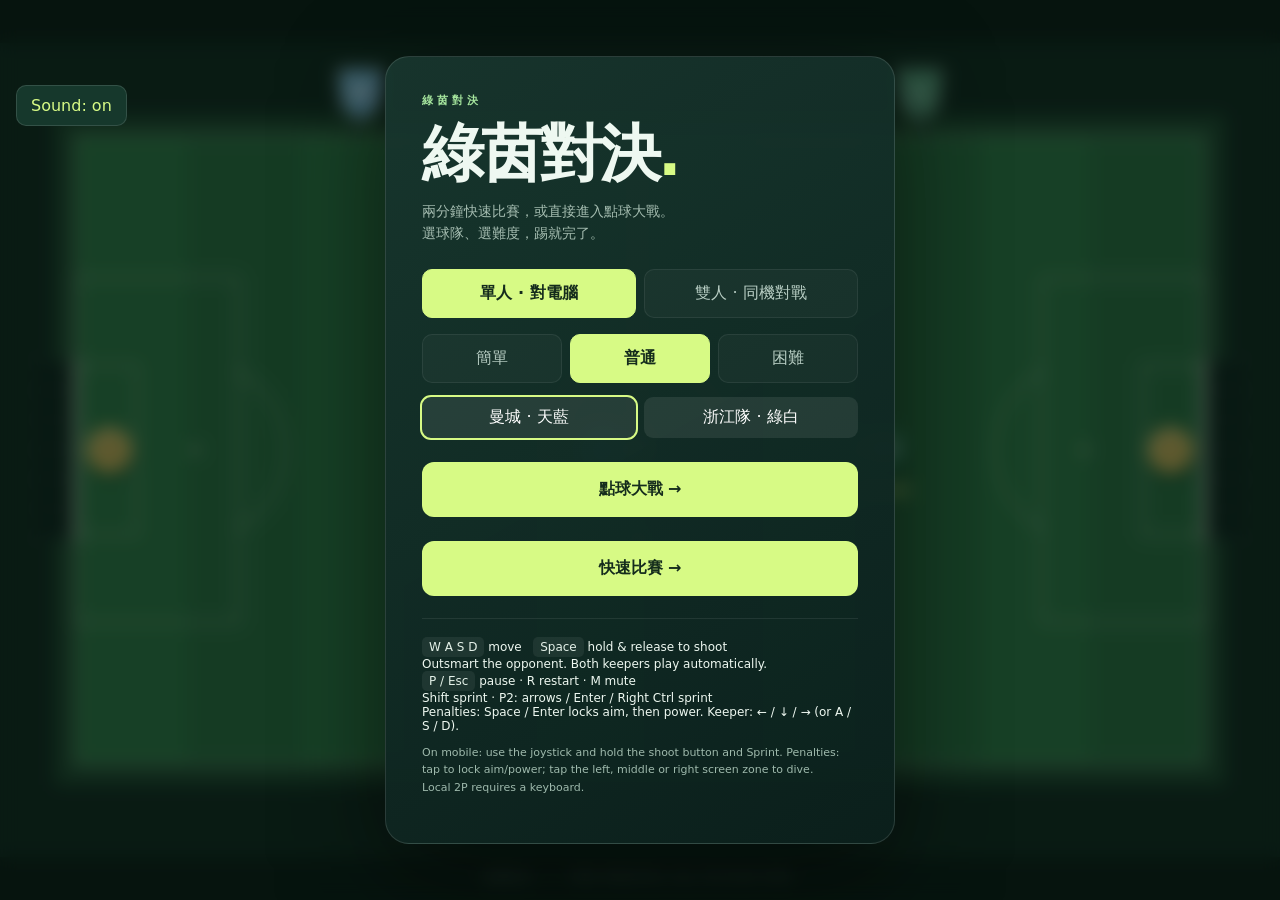
<file: index.html>
<!DOCTYPE html>
<html lang="en">
<head>
<meta charset="UTF-8">
<meta name="viewport" content="width=device-width,initial-scale=1,viewport-fit=cover">
<title>綠茵對決 — Lüyin Duel</title>
<style>
:root{color-scheme:dark;font-family:Inter,ui-sans-serif,system-ui,sans-serif;color:#eef8f1;background:#091713}*{box-sizing:border-box}body{margin:0;overflow:hidden}canvas{display:block;width:100vw;height:100dvh;touch-action:none}button{font:inherit;cursor:pointer;border:0}button:focus-visible{outline:3px solid #fff;outline-offset:4px}.overlay{position:fixed;inset:0;display:flex;align-items:center;justify-content:center;background:#06130c96;backdrop-filter:blur(9px);padding:22px}.hidden{display:none!important}.card{width:min(510px,100%);padding:36px;border:1px solid #ffffff20;background:linear-gradient(150deg,#18362ef5,#0b201cf8);box-shadow:0 30px 100px #0008;border-radius:24px}.eyebrow{font-size:11px;font-weight:800;letter-spacing:4px;color:#a6e69e}h1{font-size:clamp(40px,8vw,62px);line-height:1;margin:15px 0;letter-spacing:-3px}h2{font-size:32px;margin:14px 0}p{color:#a5bdb1;line-height:1.6;font-size:14px}.tabs{display:flex;gap:8px;margin:24px 0 16px}.tabs button,.difficulty button{background:#ffffff08;color:#b8cec4;padding:13px;border:1px solid #ffffff12;border-radius:10px;flex:1}.tabs button.active,.difficulty button.active{background:#d7fa85;color:#142b1c;border-color:#d7fa85;font-weight:750}.difficulty{display:flex;gap:8px}.primary{width:100%;border-radius:12px;background:#d7fa85;color:#142b1c;font-weight:800;padding:17px;margin-top:24px}.secondary{background:transparent;color:#b8cec4;padding:14px;width:100%;margin-top:8px}.instructions{font-size:12px;border-top:1px solid #ffffff14;padding-top:18px;margin-top:22px}.badge{display:inline-block;background:#ffffff10;padding:3px 7px;border-radius:5px;color:#e4f1e9}.hud{position:fixed;top:max(18px,env(safe-area-inset-top));left:50%;transform:translateX(-50%);display:flex;align-items:center;gap:20px;background:#102820ed;border:1px solid #ffffff20;border-radius:15px;padding:12px 22px;box-shadow:0 8px 30px #0003;pointer-events:none;white-space:nowrap}.team{font-size:11px;letter-spacing:2px;font-weight:800}.blue{color:#75caff}.coral{color:#ff9a86}.score{font-weight:850;font-size:27px}.clock{font-variant-numeric:tabular-nums;font-size:14px;color:#d7fa85;border-left:1px solid #ffffff20;padding-left:18px}.pause-button{position:fixed;right:20px;top:22px;background:#16382c;color:#d7fa85;border:1px solid #ffffff20;border-radius:10px;padding:10px 14px}.footer{position:fixed;bottom:16px;width:100%;text-align:center;font-size:10px;color:#8aa99b;letter-spacing:2px;pointer-events:none}.touch{position:fixed;bottom:max(24px,env(safe-area-inset-bottom));touch-action:none;user-select:none;-webkit-user-select:none}.stick{left:28px;width:112px;height:112px;background:#ffffff0b;border:1px solid #ffffff30;border-radius:50%}.knob{position:absolute;width:46px;height:46px;left:32px;top:32px;border-radius:50%;background:#d7fa8566;border:1px solid #d7fa85aa;pointer-events:none}.shoot{right:28px;bottom:38px;width:86px;height:86px;border-radius:50%;background:#d7fa8522;border:2px solid #d7fa8580;color:#e4ffb4;font-weight:800;font-size:11px;letter-spacing:1px}.touch-note{font-size:11px;color:#9eb9ac}@media(max-width:600px){.card{padding:25px}.hud{gap:10px;padding:9px 13px}.team{font-size:9px;letter-spacing:1px}.pause-button{right:10px;top:85px}.footer{display:none}}
.card{max-height:94dvh;overflow:auto}.sprint{right:128px;width:72px;height:72px;bottom:34px}.green{color:#a6e69e}.penalty-help{position:fixed;left:10%;right:10%;bottom:16px;text-align:center;color:white;pointer-events:none} .teams{display:flex;gap:8px;margin-top:14px}.teams button{flex:1;background:#ffffff15;color:white;padding:10px;border-radius:9px}.teams button.active{outline:2px solid #d7fa85}@media(max-width:600px){.team{letter-spacing:0;font-size:9px}.hud{gap:7px}.stick{left:16px;width:100px;height:100px}.shoot{right:16px}.sprint{right:112px}} </style>
</head>
<body>
<canvas id="game" aria-label="Top-down football pitch"></canvas>
<div id="hud" class="hud hidden"><span id="team0" class="team blue">Manchester City</span><span id="score" class="score">0 : 0</span><span id="team1" class="team green">Zhejiang FC</span><span id="timer" class="clock">2:00</span></div>
<button id="pauseButton" class="pause-button hidden" aria-label="Pause game">Ⅱ</button>
<div class="footer">綠茵對決 &nbsp; / &nbsp; TWO MINUTES. ALL TO PLAY FOR.</div>
<div id="menu" class="overlay"><div class="card"><div class="eyebrow">綠茵對決</div><h1>綠茵對決<span style="color:#d7fa85">.</span></h1><p>兩分鐘快速比賽，或直接進入點球大戰。<br>選球隊、選難度，踢就完了。</p><div class="tabs"><button class="active" data-mode="ai">單人 · 對電腦</button><button data-mode="local">雙人 · 同機對戰</button></div><div id="difficulties" class="difficulty"><button data-level="easy">簡單</button><button class="active" data-level="normal">普通</button><button data-level="hard">困難</button></div><div class="teams"><button class="active" data-team="0">曼城 · 天藍</button><button data-team="1">浙江隊 · 綠白</button></div><button id="penaltyStart" class="primary">點球大戰 →</button><button id="start" class="primary">快速比賽 →</button><div class="instructions"><span class="badge">W A S D</span> move &nbsp; <span class="badge">Space</span> hold & release to shoot<br><span id="secondHint">Outsmart the opponent. Both keepers play automatically.</span><br><span class="badge">P / Esc</span> pause · R restart · M mute<br>Shift sprint · P2: arrows / Enter / Right Ctrl sprint<br>Penalties: Space / Enter locks aim, then power. Keeper: ← / ↓ / → (or A / S / D).</div><p class="touch-note">On mobile: use the joystick and hold the shoot button and Sprint. Penalties: tap to lock aim/power; tap the left, middle or right screen zone to dive.<br>Local 2P requires a keyboard.</p></div></div>
<div id="pause" class="overlay hidden"><div class="card"><div class="eyebrow">TAKE A BREATHER</div><h2>Match paused.</h2><p>The clock is stopped. Your comeback can wait.</p><button id="resume" class="primary">BACK TO THE MATCH</button><button id="resetMatch" class="secondary">Restart game</button><button id="quit" class="secondary">Return to title</button></div></div>
<div id="end" class="overlay hidden"><div class="card"><div class="eyebrow">FULL TIME</div><h2 id="result">Home wins!</h2><p id="finalScore"></p><button id="restart" class="primary">PLAY AGAIN →</button><button id="changeDifficulty" class="secondary">Switch difficulty (Normal)</button><button id="title" class="secondary">Return to title</button></div></div>
<div id="joystick" class="touch stick hidden"><div id="knob" class="knob"></div></div><button id="shoot" class="touch shoot hidden">HOLD<br>SHOOT</button>
<button id="sprint" class="touch shoot sprint hidden">SPRINT</button><button id="mute" class="pause-button" style="top:85px;left:16px;right:auto" aria-label="Toggle audio">Sound: on</button><div id="penaltyHelp" class="penalty-help hidden"></div><script>
'use strict';
// All simulation coordinates are in a fixed pitch space; the camera scales to fit.
const canvas=document.getElementById('game'),ctx=canvas.getContext('2d');
const $=id=>document.getElementById(id), W=1100,H=700;
const pitch={l:65,r:1035,t:80,b:620,goalTop:273,goalBottom:427};
let mode='ai',level='normal',state='menu',remaining=120,scores=[0,0],celebration=0,shake=0,particles=[],lastTime=0,scale=1,ox=0,oy=0,charge=[0,0],held=[false,false],goalLabel='';
const keys=new Set(),touch={x:0,y:0,id:null},players=[],keepers=[];
const ball={x:550,y:350,vx:0,vy:0,r:9,spin:0};
const tuning={easy:{speed:164.5,aim:180,reaction:.5},normal:{speed:199.75,aim:65,reaction:.3},hard:{speed:235,aim:12,reaction:.15}};
let aiClock=0,aiThink=0,aiTarget={x:550,y:350},audioContext;
// Optional local samples fall back to synthesized sound if loading fails.
let muted=false;try{muted=localStorage.getItem('luyin-muted')==='true';}catch{}
const samples={};for(const type of ['kick','whistle','cheer','goal','net','save','groan']){const a=new Audio();a.preload='auto';let wav=false;a.addEventListener('error',()=>{if(!wav){wav=true;a.src='assets/'+type+'.wav';}else samples[type]=null;});a.src='assets/'+type+'.mp3';samples[type]=a;}
function unlockAudio(){try{audioContext??=new(window.AudioContext||window.webkitAudioContext)();if(!muted)audioContext.resume();}catch{}}
function tone(freq,end,duration,type='sine',volume=.12,delay=0){if(muted||!audioContext)return;const t=audioContext.currentTime+delay,o=audioContext.createOscillator(),g=audioContext.createGain();o.type=type;o.frequency.setValueAtTime(freq,t);o.frequency.exponentialRampToValueAtTime(Math.max(1,end),t+duration);g.gain.setValueAtTime(volume,t);g.gain.exponentialRampToValueAtTime(.001,t+duration);o.connect(g).connect(audioContext.destination);o.start(t);o.stop(t+duration);}
function synth(type){if(muted)return;if(type==='kick')tone(150,40,.13,'triangle',.28);else if(type==='whistle'){tone(1900,2300,.16);tone(2200,1700,.23,'sine',.12,.19);}else{[392,494,587,784].forEach((f,i)=>tone(f,f*1.01,.7,'triangle',.09,i*.12));if(audioContext){const n=audioContext.sampleRate,b=audioContext.createBuffer(1,n,audioContext.sampleRate),d=b.getChannelData(0);for(let i=0;i<n;i++)d[i]=(Math.random()*2-1)*.12;const s=audioContext.createBufferSource(),g=audioContext.createGain();s.buffer=b;g.gain.setValueAtTime(.7,audioContext.currentTime);g.gain.exponentialRampToValueAtTime(.001,audioContext.currentTime+1);s.connect(g).connect(audioContext.destination);s.start();}}}
function sound(type){if(muted)return;const a=samples[type];if(a){a.currentTime=0;a.play().catch(()=>synth(type));}else synth(type);}
function resize(){const d=Math.min(devicePixelRatio||1,2);canvas.width=innerWidth*d;canvas.height=innerHeight*d;ctx.setTransform(d,0,0,d,0,0);scale=Math.min(innerWidth/W,innerHeight/H);ox=(innerWidth-W*scale)/2;oy=(innerHeight-H*scale)/2;}
addEventListener('resize',resize);resize();
const clamp=(v,a,b)=>Math.max(a,Math.min(b,v));
function kickoff(team=0){celebration=0;kickoffTeam=team;immunity=1;owner=team;contactCooldown=0;players.length=0;keepers.length=0;for(let i=0;i<2;i++){players.push({x:i?760:340,y:350,r:18,vx:0,vy:0,dx:i?-1:1,dy:0,team:i});keepers.push({x:i?1006:94,y:350,r:19,vx:0,vy:0,team:i,targetY:350,reaction:0});}Object.assign(ball,{x:550,y:350,vx:0,vy:0});players[team].x=team?582:518;players[team].y=350;charge=[0,0];held=[false,false];aiClock=0;aiThink=0;}
function clearInput(){keys.clear();held=[false,false];charge=[0,0];touch.x=touch.y=0;touch.id=null;touchSprint=false;$('knob').style.transform='';}
function touchVisible(show){for(const id of ['joystick','shoot','sprint'])$(id).classList.toggle('hidden',!show||!matchMedia('(pointer:coarse)').matches);}
function start(){$('penaltyHelp').classList.add('hidden');unlockAudio();clearInput();phase='regulation';shots=[0,0];stamina=[3,3];exhausted=[false,false];pen=null;winner=null;coinToss=false;sprinting=[false,false];shake=0;goalLabel='';celebration=0;accumulator=0;scores=[0,0];remaining=120;celebration=0;particles=[];kickoff();state='playing';for(const id of ['menu','pause','end'])$(id).classList.add('hidden');$('hud').classList.remove('hidden');$('pauseButton').classList.remove('hidden');touchVisible(true);sound('whistle');updateHud();if(gameKind==='penalty')beginPenalties();}
function title(){state='menu';$('penaltyHelp').classList.add('hidden');clearInput();$('menu').classList.remove('hidden');for(const id of ['pause','end','hud','pauseButton'])$(id).classList.add('hidden');touchVisible(false);}
function pause(){if(state==='playing'){state='paused';clearInput();$('pause').classList.remove('hidden');touchVisible(false);}else if(state==='paused'){state='playing';$('pause').classList.add('hidden');touchVisible(true);}}
function finish(w=scores[0]>scores[1]?0:1){winner=w;$('penaltyHelp').classList.add('hidden');state='end';clearInput();touchVisible(false);$('end').classList.remove('hidden');$('pauseButton').classList.add('hidden');$('result').textContent=teamName(w)+' wins!'+(coinToss?' · Coin toss':'');$('finalScore').textContent=`${teamName(0)} ${scores[0]} — ${scores[1]} ${teamName(1)} · Shots ${shots[0]} — ${shots[1]}`+(pen?` · Penalties ${pen.goals[0]} — ${pen.goals[1]}`:'');sound('whistle');}
function updateHud(){$('score').textContent=scores[0]+' : '+scores[1];const t=Math.ceil(remaining);$('timer').textContent=phase==='penalties'?'PEN':(phase==='golden'?'GG ':'')+Math.floor(t/60)+':'+String(t%60).padStart(2,'0');$('team0').textContent=teamName(0);$('team1').textContent=teamName(1);$('team0').style.color=teamColor(0);$('team1').style.color=teamColor(1);}
for(const b of document.querySelectorAll('[data-mode]'))b.onclick=()=>{mode=b.dataset.mode;document.querySelectorAll('[data-mode]').forEach(x=>x.classList.toggle('active',x===b));$('difficulties').classList.toggle('hidden',mode==='local');$('secondHint').textContent=mode==='local'?'P2: Arrow keys to move · Hold & release Enter to shoot':'Outsmart the opponent. Both keepers play automatically.';};
for(const b of document.querySelectorAll('[data-level]'))b.onclick=()=>{level=b.dataset.level;document.querySelectorAll('[data-level]').forEach(x=>x.classList.toggle('active',x===b));};
$('start').onclick=$('restart').onclick=start;$('resume').onclick=$('pauseButton').onclick=pause;$('quit').onclick=$('title').onclick=title;
const shotRange=p=>p.r+ball.r+24;
function shoot(i){if(state!=='playing'||celebration||phase==='penalties')return;const p=players[i];if(Math.hypot(ball.x-p.x,ball.y-p.y)<=shotRange(p)){shots[i]++;owner=null;let dx=p.dx,dy=p.dy;const len=Math.hypot(dx,dy)||1;const power=350+Math.max(.1,charge[i])*470;ball.vx=dx/len*power+p.vx*.3;ball.vy=dy/len*power+p.vy*.3;ball.x=p.x+dx/len*31;ball.y=p.y+dy/len*31;shake=2+charge[i]*3;sound('kick');}charge[i]=0;}
function setShot(i,on){if(state!=='playing'||celebration)return;if(on){held[i]=true;}else if(held[i]){shoot(i);held[i]=false;}}
addEventListener('keydown',e=>{if(['Space','ArrowUp','ArrowDown','ArrowLeft','ArrowRight','Enter','ShiftLeft','ShiftRight','ControlRight'].includes(e.code))e.preventDefault();if(e.repeat)return;if(e.code==='KeyM'){toggleMute();return;}if(e.code==='KeyR'&&state!=='menu'){start();return;}if(state==='playing'&&phase==='penalties'){penaltyKey(e.code);return;}if(e.code==='KeyP'||e.code==='Escape'){pause();return;}keys.add(e.code);if(e.code==='Space')setShot(0,true);if(e.code==='Enter'&&mode==='local')setShot(1,true);});
addEventListener('keyup',e=>{keys.delete(e.code);if(e.code==='Space')setShot(0,false);if(e.code==='Enter'&&mode==='local')setShot(1,false);});addEventListener('blur',()=>{if(state==='playing')pause();});document.addEventListener('visibilitychange',()=>{if(document.hidden&&state==='playing')pause();});
function stickMove(e){const r=$('joystick').getBoundingClientRect(),dx=e.clientX-r.left-r.width/2,dy=e.clientY-r.top-r.height/2,len=Math.hypot(dx,dy),f=Math.min(1,42/(len||1));touch.x=dx*f/42;touch.y=dy*f/42;$('knob').style.transform=`translate(${dx*f}px,${dy*f}px)`;}
$('joystick').onpointerdown=e=>{if(touch.id!==null)return;touch.id=e.pointerId;e.currentTarget.setPointerCapture(e.pointerId);stickMove(e);};$('joystick').onpointermove=e=>{if(e.pointerId===touch.id)stickMove(e);};function releaseStick(e){if(e.pointerId!==touch.id)return;touch.id=null;touch.x=touch.y=0;$('knob').style.transform='';}for(const ev of ['pointerup','pointercancel','lostpointercapture'])$('joystick').addEventListener(ev,releaseStick);
$('shoot').onpointerdown=e=>{e.currentTarget.setPointerCapture(e.pointerId);unlockAudio();if(phase==='penalties')penaltyTap();else setShot(0,true);};$('shoot').onpointerup=()=>setShot(0,false);$('shoot').onpointercancel=()=>{held[0]=false;charge[0]=0;};
function movePlayer(p,x,y,speed,dt){const n=Math.hypot(x,y);if(n>1){x/=n;y/=n;}p.vx=x*speed;p.vy=y*speed;if(n>.08){p.dx=x/(Math.hypot(x,y)||1);p.dy=y/(Math.hypot(x,y)||1);}p.x=clamp(p.x+p.vx*dt,pitch.l+p.r,pitch.r-p.r);p.y=clamp(p.y+p.vy*dt,pitch.t+p.r,pitch.b-p.r);}
function goal(team){scores[team]++;kickoffTeam=1-team;celebration=1.5;shake=13;goalLabel=teamName(team)+' GOAL!';sound('goal');sound('net');sound('cheer');for(let i=0;i<150;i++)particles.push({x:ball.x,y:ball.y,vx:(Math.random()-.5)*650,vy:(Math.random()-.5)*650,life:1+Math.random()*1.7,color:['#d7fa85','#ffffff',team?'#ff9a86':'#75caff'][i%3]});updateHud();}
function update(dt){shake*=Math.exp(-dt*8);for(const p of particles){p.x+=p.vx*dt;p.y+=p.vy*dt;p.vy+=140*dt;p.life-=dt;}particles=particles.filter(p=>p.life>0);if(state!=='playing')return;if(phase==='penalties'){updatePenalty(dt);return;}if(celebration>0){const slow=dt*.15;advanceBall(slow,false);celebration-=dt;if(celebration<=0){if(phase==='golden'){finish(scores[0]>scores[1]?0:1);}else if(remaining<=0)endPeriod();else{kickoff(kickoffTeam);sound('whistle');}}return;}remaining=Math.max(0,remaining-dt);updateHud();if(remaining<=0){endPeriod();return;}immunity=Math.max(0,immunity-dt);contactCooldown=Math.max(0,contactCooldown-dt);
movePlayer(players[0],Number(keys.has('KeyD'))-Number(keys.has('KeyA'))+touch.x,Number(keys.has('KeyS'))-Number(keys.has('KeyW'))+touch.y,sprintSpeed(0,keys.has('ShiftLeft')||keys.has('ShiftRight')||touchSprint,dt),dt);
if(mode==='local')movePlayer(players[1],Number(keys.has('ArrowRight'))-Number(keys.has('ArrowLeft')),Number(keys.has('ArrowDown'))-Number(keys.has('ArrowUp')),sprintSpeed(1,keys.has('ControlRight'),dt),dt);else{const p=players[1],t=tuning[level];let tx=ball.x-8,ty=ball.y+ball.vy*(level==='hard'?.35:.1);if(ball.x>p.x+10){tx=ball.x+35;ty=ball.y+(ball.y>350?-48:48);}aiThink-=dt;if(aiThink<=0){aiTarget={x:tx,y:ty};aiThink=t.reaction;}const dx=aiTarget.x-p.x,dy=aiTarget.y-p.y,n=Math.hypot(dx,dy);movePlayer(p,n>8?dx/n:0,n>8?dy/n:0,t.speed,dt);aiClock+=dt;if(Math.hypot(ball.x-p.x,ball.y-p.y)<=shotRange(p)&&p.x<650&&aiClock>t.reaction){const corner=keepers[0].y>=350?pitch.goalTop+22:pitch.goalBottom-22;const aimY=corner+(Math.random()-.5)*t.aim*.35;p.dx=-1;p.dy=(aimY-ball.y)/Math.max(1,ball.x-pitch.l);charge[1]=level==='hard'?.9:.55;shoot(1);aiClock=0;}}
if(immunity>0&&owner===kickoffTeam){const p=players[kickoffTeam];ball.x=p.x+p.dx*29;ball.y=p.y+p.dy*29;ball.vx=p.vx;ball.vy=p.vy;}
for(let i=0;i<2;i++){if(held[i])charge[i]=Math.min(1,charge[i]+dt);const k=keepers[i];
// Keepers react to snapshots rather than following the ball every physics tick.
const skill=tuning[level];k.reaction-=dt;if(k.reaction<=0){const error=({easy:38,normal:26,hard:12})[level];k.targetY=clamp(ball.y+ball.vy*.08+(Math.random()*2-1)*error,pitch.goalTop+k.r,pitch.goalBottom-k.r);k.reaction=skill.reaction;}
k.vy=clamp((k.targetY-k.y)*3,-({easy:85,normal:110,hard:145})[level],({easy:85,normal:110,hard:145})[level]);k.y+=k.vy*dt;}
// Resolve contact with players and keepers, transferring movement to the ball.
for(const p of [...players,...keepers]){let dx=ball.x-p.x,dy=ball.y-p.y,d=Math.hypot(dx,dy),min=p.r+ball.r;if(d<min){if(!keepers.includes(p)&&immunity>0&&p.team!==kickoffTeam)continue;if(d<.01){dx=p.team? -1:1;dy=0;d=1;}const nx=dx/d,ny=dy/d;ball.x=p.x+nx*min;ball.y=p.y+ny*min;const rel=(ball.vx-p.vx)*nx+(ball.vy-p.vy)*ny;if(rel<0){ball.vx-=1.35*rel*nx;ball.vy-=1.35*rel*ny;}if(keepers.includes(p)){if(rel<0){const outward=p.team?-1:1;if(Math.hypot(ball.vx,ball.vy)<120){ball.vx=outward*180;ball.vy=(ball.y-p.y)*3;}sound('save');}}else{ball.vx+=p.vx*dt*7;ball.vy+=p.vy*dt*7;}}}
// Separate outfield bodies so they cannot occupy the same spot.
const a=players[0],b=players[1],dx=b.x-a.x,dy=b.y-a.y,d=Math.hypot(dx,dy);if(d<36&&contactCooldown<=0&&immunity<=0){const challenger=owner===0?1:0;if(Math.random()<(sprinting[challenger]?.7:.5)){owner=challenger;ball.x=players[challenger].x+players[challenger].dx*29;ball.y=players[challenger].y+players[challenger].dy*29;ball.vx=players[challenger].vx;ball.vy=players[challenger].vy;}contactCooldown=.5;}if(d<36&&d>0){const push=(36-d)/2;a.x=clamp(a.x-dx/d*push,83,1017);a.y=clamp(a.y-dy/d*push,98,602);b.x=clamp(b.x+dx/d*push,83,1017);b.y=clamp(b.y+dy/d*push,98,602);}
advanceBall(dt,true);
}
// Subdivide travel to resolve round posts and the pitch/net walls without tunneling.
function advanceBall(dt,canScore){
const steps=Math.max(1,Math.ceil(Math.hypot(ball.vx,ball.vy)*dt/3)),step=dt/steps;
for(let n=0;n<steps;n++){
ball.x+=ball.vx*step;ball.y+=ball.vy*step;
for(const x of [pitch.l,pitch.r])for(const y of [pitch.goalTop,pitch.goalBottom]){const dx=ball.x-x,dy=ball.y-y,d=Math.hypot(dx,dy),radius=ball.r+4;if(d<radius){const nx=d?dx/d:1,ny=d?dy/d:0;ball.x=x+nx*radius;ball.y=y+ny*radius;const v=ball.vx*nx+ball.vy*ny;if(v<0){ball.vx-=1.78*v*nx;ball.vy-=1.78*v*ny;}}}
const outside=ball.x<pitch.l||ball.x>pitch.r;
const net=outside&&ball.y>=pitch.goalTop&&ball.y<=pitch.goalBottom;
if(outside&&!net){if(ball.x<pitch.l){ball.x=pitch.l+ball.r;ball.vx=Math.abs(ball.vx)*.78;}else{ball.x=pitch.r-ball.r;ball.vx=-Math.abs(ball.vx)*.78;}}
const top=net?pitch.goalTop+ball.r:pitch.t+ball.r,bottom=net?pitch.goalBottom-ball.r:pitch.b-ball.r;
if(ball.y<top){ball.y=top;ball.vy=Math.abs(ball.vy)*.78;}if(ball.y>bottom){ball.y=bottom;ball.vy=-Math.abs(ball.vy)*.78;}
const mouth=ball.y>pitch.goalTop+ball.r&&ball.y<pitch.goalBottom-ball.r;
const left=net||mouth?29+ball.r:pitch.l+ball.r,right=net||mouth?1071-ball.r:pitch.r-ball.r;
if(ball.x<left){ball.x=left;ball.vx=Math.abs(ball.vx)*.78;}if(ball.x>right){ball.x=right;ball.vx=-Math.abs(ball.vx)*.78;}
if(canScore&&mouth&&(ball.x<pitch.l-ball.r||ball.x>pitch.r+ball.r)){goal(ball.x<pitch.l?1:0);return;}
}
ball.spin+=Math.hypot(ball.vx,ball.vy)*dt*.035;const friction=Math.exp(-dt*1.05);ball.vx*=friction;ball.vy*=friction;
}
function line(x1,y1,x2,y2){ctx.beginPath();ctx.moveTo(x1,y1);ctx.lineTo(x2,y2);ctx.stroke();}function circle(x,y,r,fill){ctx.beginPath();ctx.arc(x,y,r,0,Math.PI*2);if(fill){ctx.fillStyle=fill;ctx.fill();}else ctx.stroke();}
function drawPitch(){ctx.fillStyle='#10271f';ctx.fillRect(0,0,W,H);ctx.fillStyle='#204b32';ctx.fillRect(47,62,1006,576);for(let i=0;i<10;i++){ctx.fillStyle=i%2?'#2d7646':'#31814b';ctx.fillRect(65+i*97,80,97,540);} // Subtle cut-grass texture, deterministic and flicker-free.
ctx.fillStyle='#ffffff05';for(let i=0;i<550;i++){const x=65+(i*173%970),y=80+(i*97%540);ctx.fillRect(x,y,1,5);}ctx.strokeStyle='#e4f3d980';ctx.lineWidth=2;ctx.strokeRect(65,80,970,540);line(550,80,550,620);circle(550,350,77);circle(550,350,3,'#d7e9c7');
for(const right of [false,true]){const x=right?1035:65,dir=right?-1:1;ctx.strokeRect(right?895:65,202,140,296);ctx.strokeRect(right?982:65,277,53,146);circle(x+dir*103,350,3,'#d7e9c7');ctx.beginPath();ctx.arc(x+dir*103,350,77,right?Math.PI*.65:-Math.PI*.35,right?Math.PI*1.35:Math.PI*.35);ctx.stroke();ctx.fillStyle='#081c18';ctx.fillRect(right?1037:29,273,34,154);ctx.strokeStyle='#d8e8dc33';ctx.lineWidth=1;for(let j=0;j<=6;j++)line(right?1037:29,273+j*25.5,right?1071:63,273+j*25.5);for(let j=0;j<=4;j++)line((right?1037:29)+j*8.5,273,(right?1037:29)+j*8.5,427);ctx.strokeStyle='#edf4e2';ctx.lineWidth=4;line(x,273,x,427);ctx.lineWidth=2;ctx.strokeStyle='#e4f3d980';}
ctx.fillStyle='#a5c7a642';ctx.font='700 11px system-ui';ctx.textAlign='center';ctx.fillText('綠茵對決   /   Lüyin Duel',550,659);}
function drawPlayer(p,keeper=false){ctx.save();ctx.translate(p.x,p.y);circle(2,5,p.r+2,'#00000038');if(!keeper){ctx.strokeStyle=teamColor(p.team)+'66';ctx.lineWidth=2;circle(0,0,24);}circle(0,0,p.r,keeper?'#f3cd65':teamColor(p.team));ctx.strokeStyle='#ffffff70';ctx.lineWidth=2;ctx.beginPath();ctx.arc(0,0,p.r-3,Math.PI,Math.PI*1.8);ctx.stroke();ctx.fillStyle='#102b31';ctx.font='800 13px system-ui';ctx.textAlign='center';ctx.textBaseline='middle';ctx.fillText(keeper?'1':p.team?'9':'10',0,1);if(!keeper){ctx.rotate(Math.atan2(p.dy,p.dx));ctx.fillStyle='#ffffff';ctx.beginPath();ctx.moveTo(26,0);ctx.lineTo(21,-4);ctx.lineTo(21,4);ctx.fill();}ctx.restore();if(!keeper){ctx.fillStyle='#10291f';ctx.fillRect(p.x-22,p.y+32,44,5);ctx.fillStyle=exhausted[p.team]?'#ff9a86':'#d7fa85';ctx.fillRect(p.x-22,p.y+32,44*stamina[p.team]/3,5);if((p.team===selectedTeam?0:1)===1){ctx.fillStyle='#fff';ctx.fillRect(p.x-12,p.y-3,24,5);}}if(!keeper&&held[p.team]){ctx.strokeStyle='#10291f';ctx.lineWidth=5;ctx.beginPath();ctx.arc(p.x,p.y,29,-Math.PI/2,Math.PI*1.5);ctx.stroke();ctx.strokeStyle=charge[p.team]>.8?'#ffe28a':'#d7fa85';ctx.beginPath();ctx.arc(p.x,p.y,29,-Math.PI/2,-Math.PI/2+charge[p.team]*Math.PI*2);ctx.stroke();}}
function render(){ctx.setTransform(Math.min(devicePixelRatio||1,2),0,0,Math.min(devicePixelRatio||1,2),0,0);ctx.fillStyle='#091713';ctx.fillRect(0,0,innerWidth,innerHeight);ctx.save();ctx.translate(ox+(Math.random()-.5)*shake*scale,oy+(Math.random()-.5)*shake*scale);ctx.scale(scale,scale);drawPitch();drawBadge(0,310,42);drawBadge(1,790,42);if(phase==='penalties'&&pen){drawPenalty();ctx.restore();return;}for(const p of keepers)drawPlayer(p,true);for(const p of players)drawPlayer(p);ctx.save();ctx.translate(ball.x,ball.y);circle(2,4,10,'#0005');ctx.rotate(ball.spin);circle(0,0,9,'#fff8e8');ctx.fillStyle='#20362e';ctx.beginPath();for(let i=0;i<5;i++){const angle=i*Math.PI*2/5;ctx.lineTo(Math.cos(angle)*4,Math.sin(angle)*4);}ctx.fill();for(let i=0;i<3;i++){const angle=i*Math.PI*2/3;circle(Math.cos(angle)*8,Math.sin(angle)*8,2,'#20362e');}ctx.restore();for(const p of particles){ctx.globalAlpha=Math.min(1,p.life);ctx.fillStyle=p.color;ctx.fillRect(p.x,p.y,5,5);}ctx.globalAlpha=1;if(celebration>0){ctx.fillStyle='#0a211b88';ctx.fillRect(0,0,W,H); ctx.textAlign='center';ctx.fillStyle='#d7fa85';ctx.font='900 53px system-ui';ctx.fillText(goalLabel,550,346);ctx.fillStyle='#c4daca';ctx.font='600 13px system-ui';ctx.fillText('WHAT A FINISH.  •  '+scores[0]+' — '+scores[1],550,381);}ctx.restore();}
let selectedTeam=0,gameKind='match',phase='regulation',shots=[0,0],stamina=[3,3],exhausted=[false,false],sprinting=[false,false],touchSprint=false,kickoffTeam=0,immunity=0,owner=0,contactCooldown=0,pen=null,winner=null,coinToss=false;
const teamName=i=>(i===selectedTeam?'Manchester City':'Zhejiang FC');
const teamColor=i=>i===selectedTeam?'#75caff':'#319868';
for(const b of document.querySelectorAll('[data-team]'))b.onclick=()=>{selectedTeam=Number(b.dataset.team);document.querySelectorAll('[data-team]').forEach(x=>x.classList.toggle('active',x===b));};
$('resetMatch').onclick=start;
$('start').onclick=()=>{gameKind='match';start();};$('penaltyStart').onclick=()=>{gameKind='penalty';start();};
function syncMute(){for(const a of Object.values(samples))if(a){a.muted=muted;if(muted)a.pause();}$('mute').textContent='Sound: '+(muted?'off':'on');$('mute').setAttribute('aria-pressed',String(muted));if(audioContext){if(muted)audioContext.suspend();else audioContext.resume();}}
function toggleMute(){muted=!muted;try{localStorage.setItem('luyin-muted',String(muted));}catch{}syncMute();}
$('mute').onclick=toggleMute;syncMute();
$('changeDifficulty').onclick=()=>{level=({easy:'normal',normal:'hard',hard:'easy'})[level];$('changeDifficulty').textContent='Switch difficulty ('+level+')';document.querySelectorAll('[data-level]').forEach(b=>b.classList.toggle('active',b.dataset.level===level));};
$('sprint').onpointerdown=e=>{e.currentTarget.setPointerCapture(e.pointerId);touchSprint=true;};for(const ev of ['pointerup','pointercancel','lostpointercapture'])$('sprint').addEventListener(ev,()=>touchSprint=false);
function sprintSpeed(i,wants,dt){sprinting[i]=wants&&!exhausted[i]&&stamina[i]>0;if(sprinting[i]){stamina[i]=Math.max(0,stamina[i]-dt);if(stamina[i]===0)exhausted[i]=true;}else{stamina[i]=Math.min(3,stamina[i]+dt*1.5);if(stamina[i]===3)exhausted[i]=false;}return 235*(sprinting[i]?1.55:1);}
function endPeriod(){if(scores[0]!==scores[1]){finish();return;}if(phase==='regulation'){phase='golden';remaining=30;kickoff(0);sound('whistle');updateHud();}else beginPenalties();}
function beginPenalties(){phase='penalties';celebration=0;clearInput();pen={goals:[0,0],results:[[],[]],shooter:0,stage:'aim',time:0,aim:.5,power:50,choice:1,lastDive:1,result:'',wait:0};$('penaltyHelp').classList.remove('hidden');touchVisible(false);updateHud();nextPenalty();}
function nextPenalty(){pen.shooter=pen.results[0].length===pen.results[1].length?0:1;pen.stage=mode==='ai'&&pen.shooter===1?'runup':'aim';pen.time=0;pen.aim=.5;pen.power=50;pen.choice=1;pen.chosen=false;pen.result='';pen.aiDirection=Math.floor(Math.random()*3);if(level==='hard'&&Math.random()<.65){const options=[0,1,2].filter(x=>x!==pen.lastDive);pen.aiDirection=options[Math.floor(Math.random()*2)];}pen.aiMiss=Math.random()<({easy:.15,normal:.1,hard:.05})[level];sound('whistle');}
function aimDirection(x){return x<1/3?0:x>2/3?2:1;}
function penaltyTap(){if(state!=='playing'||!pen)return;if(pen.stage==='aim'){pen.stage='power';pen.time=0;}else if(pen.stage==='power'){if(mode==='local'){pen.stage='runup';pen.time=0;pen.choice=1;pen.chosen=false;}else resolveHumanShot();}}
function penaltyKey(code){if(['Space','Enter'].includes(code)){penaltyTap();return;}if(pen.stage==='runup'){const dir=({ArrowLeft:0,KeyA:0,ArrowDown:1,KeyS:1,ArrowRight:2,KeyD:2})[code];if(dir!==undefined){pen.choice=dir;pen.chosen=true;}}}
canvas.addEventListener('pointerdown',e=>{if(state!=='playing'||phase!=='penalties')return;unlockAudio();if(pen.stage==='runup'){pen.choice=clamp(Math.floor((e.clientX-ox)/(W*scale)*3),0,2);pen.chosen=true;}else penaltyTap();});
function resolveHumanShot(){const dir=aimDirection(pen.aim);let keeper=Math.floor(Math.random()*3);if(level==='hard'&&Math.random()<.3)keeper=dir;const miss=pen.power>85&&Math.random()<.4;const rate=clamp(({easy:.25,normal:.4,hard:.55})[level]+(pen.power<=20?.3:0)-(pen.aim<=.2||pen.aim>=.8?.25:0),0,1);pen.dive=keeper;pen.target=dir;recordPenalty(miss?'HIGH':keeper===dir&&Math.random()<rate?'SAVED':'GOAL');}
function recordPenalty(result){const i=pen.shooter;pen.result=result;pen.results[i].push(result==='GOAL');if(result==='GOAL'){pen.goals[i]++;sound('goal');sound('net');sound('cheer');}else if(result==='SAVED'){sound('save');sound('whistle');}else sound('groan');pen.stage='result';pen.time=0;pen.wait=result==='GOAL'?1.5:1.2;shots[i]++;}
function shootoutWinner(){const a=pen.results[0].length,b=pen.results[1].length,x=pen.goals[0],y=pen.goals[1];if(a<=5&&b<=5){if(x>y+5-b)return 0;if(y>x+5-a)return 1;}if(a>=5&&a===b){if(x!==y)return x>y?0:1;if(a>=10){coinToss=true;return Math.random()<.5?0:1;}}return null;}
function updatePenalty(dt){pen.time+=dt;if(pen.stage==='aim')pen.aim=(1-Math.cos(2*Math.PI*pen.time/1.2))/2;if(pen.stage==='power')pen.power=(1-Math.cos(2*Math.PI*pen.time/.9))*50;if(pen.stage==='runup'&&pen.time>=1){if(mode==='local'){pen.target=aimDirection(pen.aim);pen.dive=pen.choice;const miss=pen.power>85&&Math.random()<.4;recordPenalty(miss?'HIGH':pen.chosen&&pen.choice===pen.target&&Math.random()<.6?'SAVED':'GOAL');}else{pen.target=pen.aiDirection;pen.aim=[.1,.5,.9][pen.target];pen.power=65;pen.dive=pen.choice;pen.lastDive=pen.choice;recordPenalty(pen.aiMiss?'HIGH':pen.chosen&&pen.choice===pen.aiDirection&&Math.random()<.6?'SAVED':'GOAL');}}else if(pen.stage==='result'&&pen.time>=pen.wait){const w=shootoutWinner();if(w!==null)finish(w);else nextPenalty();}}
function drawBadge(team,x,y){ctx.save();ctx.translate(x,y);ctx.fillStyle=teamColor(team);ctx.beginPath();ctx.moveTo(-18,-18);ctx.lineTo(18,-18);ctx.lineTo(15,12);ctx.lineTo(0,24);ctx.lineTo(-15,12);ctx.closePath();ctx.fill();ctx.strokeStyle='#fff';ctx.lineWidth=2;ctx.stroke();ctx.fillStyle='#fff';if(team===selectedTeam){ctx.beginPath();ctx.moveTo(-10,5);ctx.lineTo(0,-10);ctx.lineTo(10,5);ctx.fill();}else{for(let i=0;i<3;i++)ctx.fillRect(-10,-9+i*8,20,3);}ctx.restore();}
function drawPenalty(){ctx.fillStyle='#102820ed';ctx.fillRect(160,95,780,530);ctx.textAlign='center';ctx.fillStyle='#fff';ctx.font='700 22px system-ui';ctx.fillText('PENALTY SHOOTOUT · '+(pen.results[0].length>=5?'SUDDEN DEATH':'BEST OF FIVE'),550,130);ctx.font='18px system-ui';for(let i=0;i<2;i++){ctx.fillStyle=teamColor(i);const count=Math.max(5,pen.results[0].length,pen.results[1].length);ctx.fillText(teamName(i)+'  '+pen.goals[i]+'  '+Array.from({length:count},(_,j)=>j<pen.results[i].length?(pen.results[i][j]?'●':'✕'):'○').join(' '),550,162+i*28);}ctx.strokeStyle='#fff';ctx.lineWidth=5;ctx.strokeRect(290,230,520,230);ctx.strokeStyle='#ffffff20';ctx.lineWidth=1;for(let j=0;j<=10;j++)line(290+j*52,230,290+j*52,460);for(let j=0;j<=5;j++)line(290,230+j*46,810,230+j*46);
let keeperX=550;if(pen.stage==='result')keeperX=[365,550,735][pen.dive];else if(pen.stage==='runup'&&pen.chosen)keeperX=[365,550,735][pen.choice];const zoom=pen.result==='SAVED'?1.5:1;circle(keeperX,380,23*zoom,'#f3cd65');line(keeperX-40*zoom,405,keeperX+40*zoom,405);
const flying=pen.stage==='result',progress=flying?clamp(pen.time/(pen.result==='GOAL'?1.5:.65),0,1):0;const targetY=pen.result==='HIGH'?180:440-pen.power*1.8;circle(550+(290+520*pen.aim-550)*progress,540+(targetY-540)*progress,10,'#fff');if(pen.stage==='aim'||pen.stage==='power'){ctx.strokeStyle='#d7fa85';ctx.lineWidth=3;circle(290+520*pen.aim,330,15);line(290+520*pen.aim-22,330,290+520*pen.aim+22,330);ctx.fillStyle='#ffffff22';ctx.fillRect(320,570,460,15);ctx.fillStyle=pen.power>85?'#ff9a86':'#d7fa85';ctx.fillRect(320,570,460*pen.power/100,15);ctx.font='16px system-ui';ctx.fillStyle='#fff';ctx.fillText(Math.round(pen.power)+'% · >85: 40% high · corners reduce saves',550,612);}
if(pen.stage==='runup'){ctx.fillStyle='#ffffff18';for(let i=0;i<3;i++)ctx.fillRect(290+i*174,470,169,45);ctx.fillStyle='#fff';ctx.font='20px system-ui';ctx.fillText('← LEFT             ↓ CENTER             RIGHT →',550,500);}
if(flying){ctx.fillStyle=pen.result==='GOAL'?'#d7fa85':'#fff';ctx.font='900 56px system-ui';ctx.fillText(pen.result==='SAVED'?'SAVED!':pen.result==='HIGH'?'OVER THE BAR!':'GOAL!',550,320);}
$('penaltyHelp').textContent=pen.stage==='aim'?teamName(pen.shooter)+': Space / Enter or tap to lock aim':pen.stage==='power'?'Space / Enter or tap to lock power':pen.stage==='runup'?teamName(1-pen.shooter)+': choose ← / ↓ / → or tap a screen third · '+Math.max(0,1-pen.time).toFixed(1)+'s':pen.result;
}
// Fixed small physics steps prevent fast shots from tunneling through players.
let accumulator=0;function frame(time){const elapsed=Math.min((time-lastTime)/1000||0,.05);lastTime=time;accumulator+=elapsed;while(accumulator>=1/120){update(1/120);accumulator-=1/120;}render();requestAnimationFrame(frame);}kickoff();requestAnimationFrame(frame);
</script>
</body>
</html>
</file>
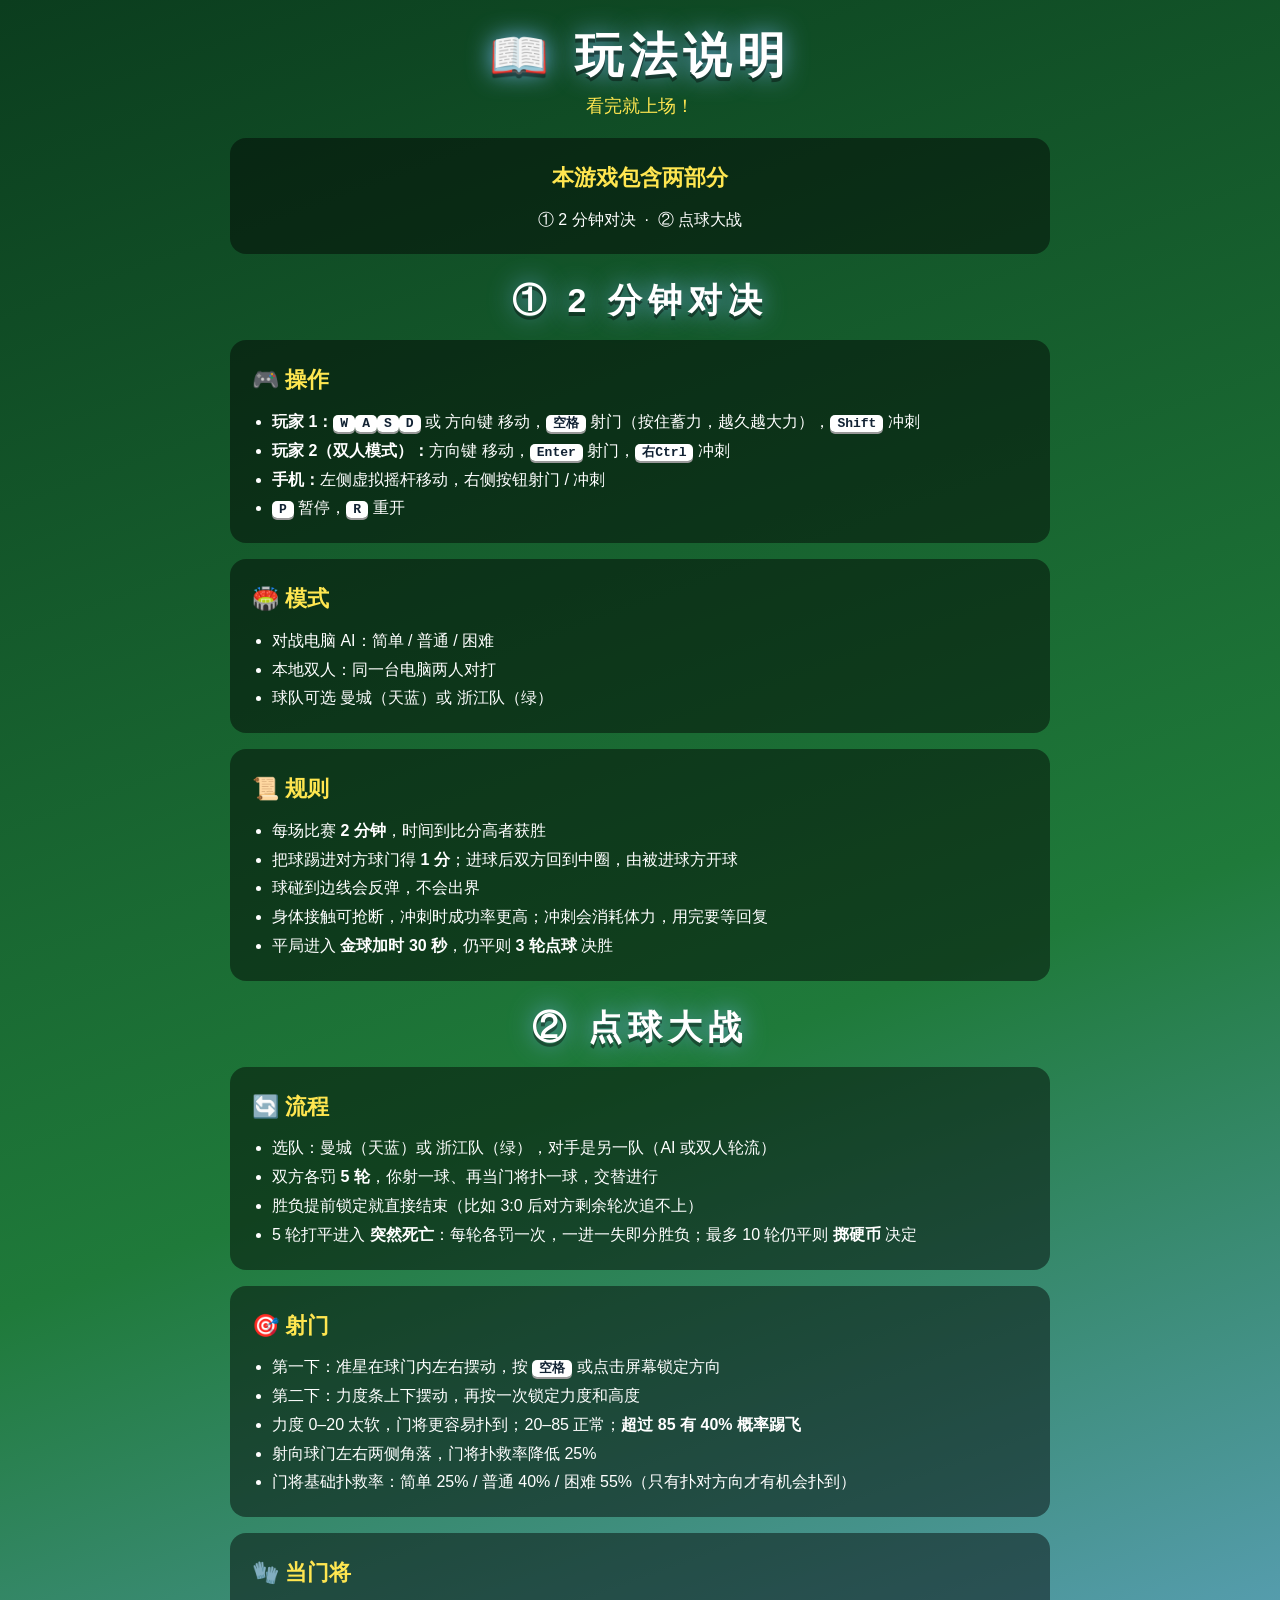
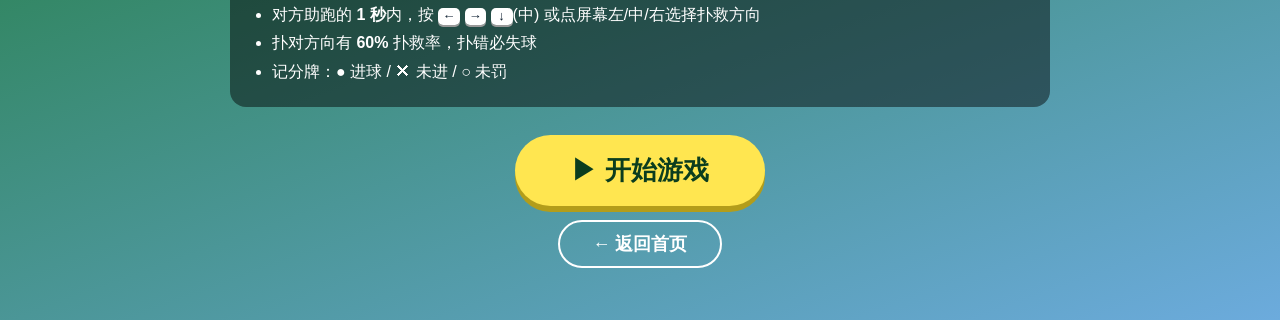
<file: help.html>
<!doctype html><html lang="zh-CN"><head><meta charset="utf-8"><meta name="viewport" content="width=device-width,initial-scale=1">
<title>玩法说明 · 绿茵对决</title><meta property="og:image" content="https://hgc2819465493-ship-it.github.io/football-game/cover.png"><link rel="stylesheet" href="style.css"></head><body><div class="wrap">
<h1 style="font-size:48px">📖 玩法说明</h1><p class="sub">看完就上场！</p>
<div class="card" style="text-align:center"><h2>本游戏包含两部分</h2>① 2 分钟对决 &nbsp;·&nbsp; ② 点球大战</div>
<h1 style="font-size:34px;margin-top:24px">① 2 分钟对决</h1>
<div class="card"><h2>🎮 操作</h2><ul>
<li><b>玩家 1：</b><kbd>W</kbd><kbd>A</kbd><kbd>S</kbd><kbd>D</kbd> 或 方向键 移动，<kbd>空格</kbd> 射门（按住蓄力，越久越大力），<kbd>Shift</kbd> 冲刺</li>
<li><b>玩家 2（双人模式）：</b>方向键 移动，<kbd>Enter</kbd> 射门，<kbd>右Ctrl</kbd> 冲刺</li>
<li><b>手机：</b>左侧虚拟摇杆移动，右侧按钮射门 / 冲刺</li>
<li><kbd>P</kbd> 暂停，<kbd>R</kbd> 重开</li></ul></div>
<div class="card"><h2>🏟️ 模式</h2><ul><li>对战电脑 AI：简单 / 普通 / 困难</li><li>本地双人：同一台电脑两人对打</li><li>球队可选 曼城（天蓝）或 浙江队（绿）</li></ul></div>
<div class="card"><h2>📜 规则</h2><ul>
<li>每场比赛 <b>2 分钟</b>，时间到比分高者获胜</li>
<li>把球踢进对方球门得 <b>1 分</b>；进球后双方回到中圈，由被进球方开球</li>
<li>球碰到边线会反弹，不会出界</li>
<li>身体接触可抢断，冲刺时成功率更高；冲刺会消耗体力，用完要等回复</li>
<li>平局进入 <b>金球加时 30 秒</b>，仍平则 <b>3 轮点球</b> 决胜</li></ul></div>
<h1 style="font-size:34px;margin-top:24px">② 点球大战</h1>
<div class="card"><h2>🔄 流程</h2><ul>
<li>选队：曼城（天蓝）或 浙江队（绿），对手是另一队（AI 或双人轮流）</li>
<li>双方各罚 <b>5 轮</b>，你射一球、再当门将扑一球，交替进行</li>
<li>胜负提前锁定就直接结束（比如 3:0 后对方剩余轮次追不上）</li>
<li>5 轮打平进入 <b>突然死亡</b>：每轮各罚一次，一进一失即分胜负；最多 10 轮仍平则 <b>掷硬币</b> 决定</li></ul></div>
<div class="card"><h2>🎯 射门</h2><ul>
<li>第一下：准星在球门内左右摆动，按 <kbd>空格</kbd> 或点击屏幕锁定方向</li>
<li>第二下：力度条上下摆动，再按一次锁定力度和高度</li>
<li>力度 0–20 太软，门将更容易扑到；20–85 正常；<b>超过 85 有 40% 概率踢飞</b></li>
<li>射向球门左右两侧角落，门将扑救率降低 25%</li>
<li>门将基础扑救率：简单 25% / 普通 40% / 困难 55%（只有扑对方向才有机会扑到）</li></ul></div>
<div class="card"><h2>🧤 当门将</h2><ul>
<li>对方助跑的 <b>1 秒</b>内，按 <kbd>←</kbd> <kbd>→</kbd> <kbd>↓</kbd>(中) 或点屏幕左/中/右选择扑救方向</li>
<li>扑对方向有 <b>60%</b> 扑救率，扑错必失球</li>
<li>记分牌：● 进球 / ✕ 未进 / ○ 未罚</li></ul></div>
<div class="btns"><a class="btn" href="index.html">▶ 开始游戏</a><a class="btn alt" href="home.html">← 返回首页</a></div>
</div></body></html>
</file>
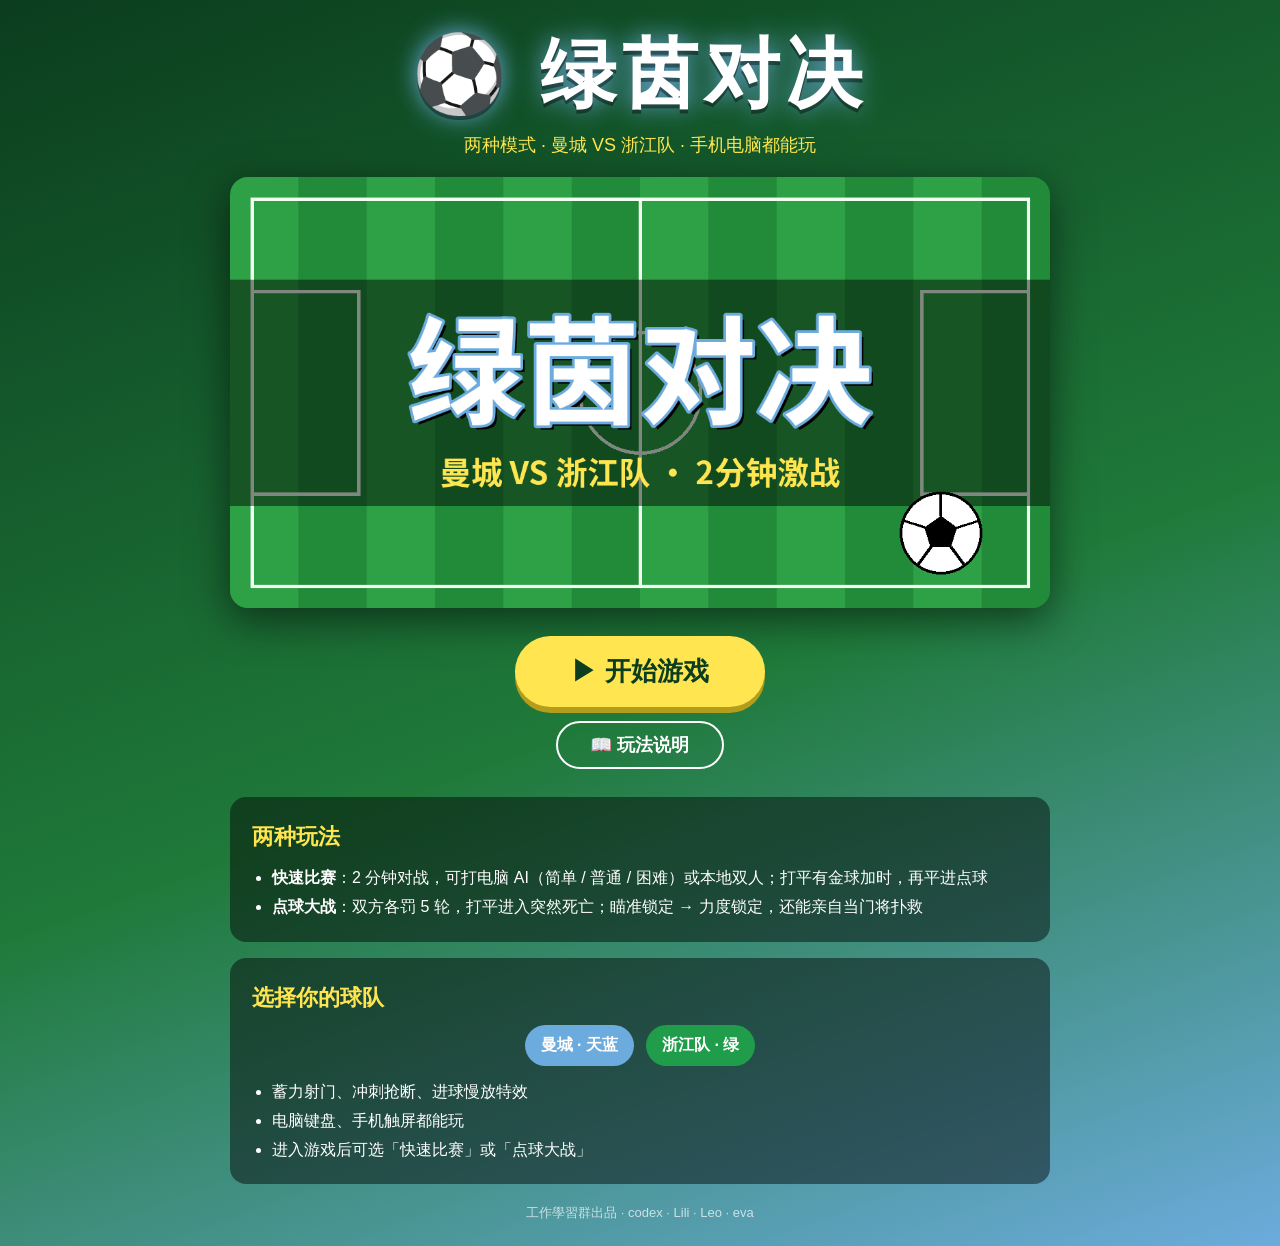
<file: home.html>
<!doctype html><html lang="zh-CN"><head><meta charset="utf-8"><meta name="viewport" content="width=device-width,initial-scale=1">
<title>绿茵对决 · 网页足球小游戏</title><meta name="description" content="曼城 VS 浙江队：快速比赛与点球大战，电脑手机都能玩">
<meta property="og:title" content="绿茵对决 ⚽"><meta property="og:description" content="快速比赛 · 点球大战 · 曼城 VS 浙江队，点开就能玩">
<meta property="og:image" content="https://hgc2819465493-ship-it.github.io/football-game/cover.png"><meta property="og:type" content="website">
<meta name="twitter:card" content="summary_large_image"><link rel="stylesheet" href="style.css"></head><body><div class="wrap">
<h1>⚽ 绿茵对决</h1><p class="sub">两种模式 · 曼城 VS 浙江队 · 手机电脑都能玩</p>
<img class="cover" src="cover.png" alt="绿茵对决 封面">
<div class="btns"><a class="btn" href="index.html">▶ 开始游戏</a><a class="btn alt" href="help.html">📖 玩法说明</a></div>
<div class="card"><h2>两种玩法</h2>
<ul>
<li><strong>快速比赛</strong>：2 分钟对战，可打电脑 AI（简单 / 普通 / 困难）或本地双人；打平有金球加时，再平进点球</li>
<li><strong>点球大战</strong>：双方各罚 5 轮，打平进入突然死亡；瞄准锁定 → 力度锁定，还能亲自当门将扑救</li>
</ul>
</div>
<div class="card"><h2>选择你的球队</h2><div class="teams"><span class="tag city">曼城 · 天蓝</span><span class="tag zj">浙江队 · 绿</span></div>
<ul style="margin-top:12px"><li>蓄力射门、冲刺抢断、进球慢放特效</li><li>电脑键盘、手机触屏都能玩</li><li>进入游戏后可选「快速比赛」或「点球大战」</li></ul></div>
<footer>工作學習群出品 · codex · Lili · Leo · eva</footer></div></body></html>
</file>
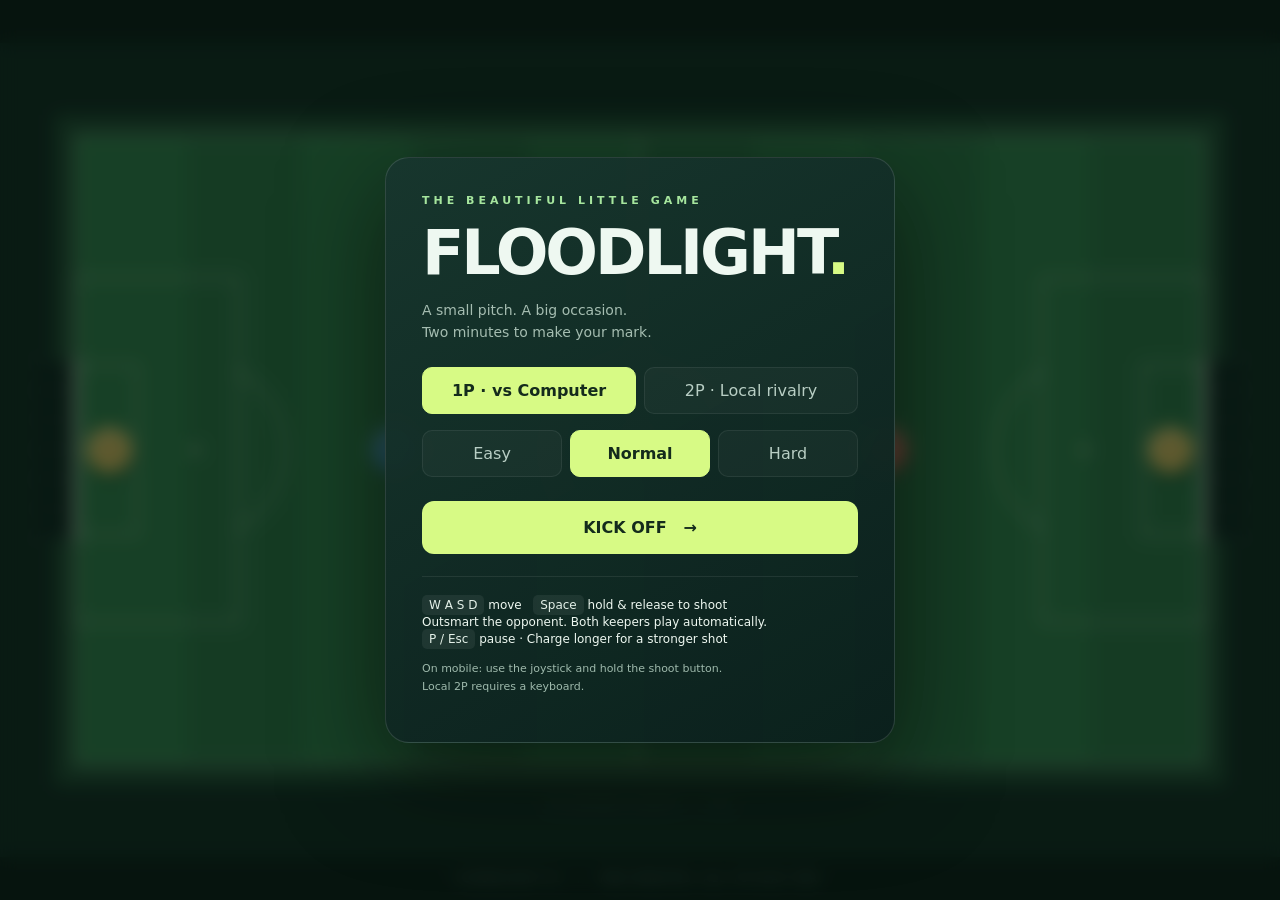
<file: index.v1.html>
<!DOCTYPE html>
<html lang="en">
<head>
<meta charset="UTF-8">
<meta name="viewport" content="width=device-width,initial-scale=1,viewport-fit=cover">
<title>Floodlight — Pocket Football</title>
<style>
:root{color-scheme:dark;font-family:Inter,ui-sans-serif,system-ui,sans-serif;color:#eef8f1;background:#091713}*{box-sizing:border-box}body{margin:0;overflow:hidden}canvas{display:block;width:100vw;height:100dvh;touch-action:none}button{font:inherit;cursor:pointer;border:0}button:focus-visible{outline:3px solid #fff;outline-offset:4px}.overlay{position:fixed;inset:0;display:flex;align-items:center;justify-content:center;background:#06130c96;backdrop-filter:blur(9px);padding:22px}.hidden{display:none!important}.card{width:min(510px,100%);padding:36px;border:1px solid #ffffff20;background:linear-gradient(150deg,#18362ef5,#0b201cf8);box-shadow:0 30px 100px #0008;border-radius:24px}.eyebrow{font-size:11px;font-weight:800;letter-spacing:4px;color:#a6e69e}h1{font-size:clamp(40px,8vw,62px);line-height:1;margin:15px 0;letter-spacing:-3px}h2{font-size:32px;margin:14px 0}p{color:#a5bdb1;line-height:1.6;font-size:14px}.tabs{display:flex;gap:8px;margin:24px 0 16px}.tabs button,.difficulty button{background:#ffffff08;color:#b8cec4;padding:13px;border:1px solid #ffffff12;border-radius:10px;flex:1}.tabs button.active,.difficulty button.active{background:#d7fa85;color:#142b1c;border-color:#d7fa85;font-weight:750}.difficulty{display:flex;gap:8px}.primary{width:100%;border-radius:12px;background:#d7fa85;color:#142b1c;font-weight:800;padding:17px;margin-top:24px}.secondary{background:transparent;color:#b8cec4;padding:14px;width:100%;margin-top:8px}.instructions{font-size:12px;border-top:1px solid #ffffff14;padding-top:18px;margin-top:22px}.badge{display:inline-block;background:#ffffff10;padding:3px 7px;border-radius:5px;color:#e4f1e9}.hud{position:fixed;top:max(18px,env(safe-area-inset-top));left:50%;transform:translateX(-50%);display:flex;align-items:center;gap:20px;background:#102820ed;border:1px solid #ffffff20;border-radius:15px;padding:12px 22px;box-shadow:0 8px 30px #0003;pointer-events:none;white-space:nowrap}.team{font-size:11px;letter-spacing:2px;font-weight:800}.blue{color:#75caff}.coral{color:#ff9a86}.score{font-weight:850;font-size:27px}.clock{font-variant-numeric:tabular-nums;font-size:14px;color:#d7fa85;border-left:1px solid #ffffff20;padding-left:18px}.pause-button{position:fixed;right:20px;top:22px;background:#16382c;color:#d7fa85;border:1px solid #ffffff20;border-radius:10px;padding:10px 14px}.footer{position:fixed;bottom:16px;width:100%;text-align:center;font-size:10px;color:#8aa99b;letter-spacing:2px;pointer-events:none}.touch{position:fixed;bottom:max(24px,env(safe-area-inset-bottom));touch-action:none;user-select:none;-webkit-user-select:none}.stick{left:28px;width:112px;height:112px;background:#ffffff0b;border:1px solid #ffffff30;border-radius:50%}.knob{position:absolute;width:46px;height:46px;left:32px;top:32px;border-radius:50%;background:#d7fa8566;border:1px solid #d7fa85aa;pointer-events:none}.shoot{right:28px;bottom:38px;width:86px;height:86px;border-radius:50%;background:#d7fa8522;border:2px solid #d7fa8580;color:#e4ffb4;font-weight:800;font-size:11px;letter-spacing:1px}.touch-note{font-size:11px;color:#9eb9ac}@media(max-width:600px){.card{padding:25px}.hud{gap:10px;padding:9px 13px}.team{font-size:9px;letter-spacing:1px}.pause-button{right:10px;top:85px}.footer{display:none}}
</style>
</head>
<body>
<canvas id="game" aria-label="Top-down football pitch"></canvas>
<div id="hud" class="hud hidden"><span class="team blue">HOME</span><span id="score" class="score">0 : 0</span><span class="team coral">AWAY</span><span id="timer" class="clock">2:00</span></div>
<button id="pauseButton" class="pause-button hidden" aria-label="Pause game">Ⅱ</button>
<div class="footer">FLOODLIGHT FC &nbsp; / &nbsp; TWO MINUTES. ALL TO PLAY FOR.</div>
<div id="menu" class="overlay"><div class="card"><div class="eyebrow">THE BEAUTIFUL LITTLE GAME</div><h1>FLOODLIGHT<span style="color:#d7fa85">.</span></h1><p>A small pitch. A big occasion.<br>Two minutes to make your mark.</p><div class="tabs"><button class="active" data-mode="ai">1P · vs Computer</button><button data-mode="local">2P · Local rivalry</button></div><div id="difficulties" class="difficulty"><button data-level="easy">Easy</button><button class="active" data-level="normal">Normal</button><button data-level="hard">Hard</button></div><button id="start" class="primary">KICK OFF &nbsp; →</button><div class="instructions"><span class="badge">W A S D</span> move &nbsp; <span class="badge">Space</span> hold & release to shoot<br><span id="secondHint">Outsmart the opponent. Both keepers play automatically.</span><br><span class="badge">P / Esc</span> pause · Charge longer for a stronger shot</div><p class="touch-note">On mobile: use the joystick and hold the shoot button.<br>Local 2P requires a keyboard.</p></div></div>
<div id="pause" class="overlay hidden"><div class="card"><div class="eyebrow">TAKE A BREATHER</div><h2>Match paused.</h2><p>The clock is stopped. Your comeback can wait.</p><button id="resume" class="primary">BACK TO THE MATCH</button><button id="quit" class="secondary">Return to title</button></div></div>
<div id="end" class="overlay hidden"><div class="card"><div class="eyebrow">FULL TIME</div><h2 id="result">Home wins!</h2><p id="finalScore"></p><button id="restart" class="primary">PLAY AGAIN →</button><button id="title" class="secondary">Return to title</button></div></div>
<div id="joystick" class="touch stick hidden"><div id="knob" class="knob"></div></div><button id="shoot" class="touch shoot hidden">HOLD<br>SHOOT</button>
<script>
'use strict';
// All simulation coordinates are in a fixed pitch space; the camera scales to fit.
const canvas=document.getElementById('game'),ctx=canvas.getContext('2d');
const $=id=>document.getElementById(id), W=1100,H=700;
const pitch={l:65,r:1035,t:80,b:620,goalTop:273,goalBottom:427};
let mode='ai',level='normal',state='menu',remaining=120,scores=[0,0],celebration=0,shake=0,particles=[],lastTime=0,scale=1,ox=0,oy=0,charge=[0,0],held=[false,false],goalLabel='';
const keys=new Set(),touch={x:0,y:0,id:null},players=[],keepers=[];
const ball={x:550,y:350,vx:0,vy:0,r:9,spin:0};
const tuning={easy:{speed:155,aim:90,reaction:0.8},normal:{speed:205,aim:40,reaction:0.48},hard:{speed:238,aim:10,reaction:0.26}};
let aiClock=0,audioContext;
// Optional local samples fall back to synthesized sound if loading fails.
const samples={};for(const type of ['kick','goal']){const a=new Audio('assets/'+type+'.mp3');a.preload='auto';a.addEventListener('error',()=>samples[type]=null);samples[type]=a;}
function unlockAudio(){try{audioContext??=new(window.AudioContext||window.webkitAudioContext)();audioContext.resume();}catch{}}
function tone(freq,end,duration,type='sine',volume=.12,delay=0){if(!audioContext)return;const t=audioContext.currentTime+delay,o=audioContext.createOscillator(),g=audioContext.createGain();o.type=type;o.frequency.setValueAtTime(freq,t);o.frequency.exponentialRampToValueAtTime(Math.max(1,end),t+duration);g.gain.setValueAtTime(volume,t);g.gain.exponentialRampToValueAtTime(.001,t+duration);o.connect(g).connect(audioContext.destination);o.start(t);o.stop(t+duration);}
function synth(type){if(type==='kick')tone(150,40,.13,'triangle',.28);else if(type==='whistle'){tone(1900,2300,.16);tone(2200,1700,.23,'sine',.12,.19);}else{[392,494,587,784].forEach((f,i)=>tone(f,f*1.01,.7,'triangle',.09,i*.12));if(audioContext){const n=audioContext.sampleRate,b=audioContext.createBuffer(1,n,audioContext.sampleRate),d=b.getChannelData(0);for(let i=0;i<n;i++)d[i]=(Math.random()*2-1)*.12;const s=audioContext.createBufferSource(),g=audioContext.createGain();s.buffer=b;g.gain.setValueAtTime(.7,audioContext.currentTime);g.gain.exponentialRampToValueAtTime(.001,audioContext.currentTime+1);s.connect(g).connect(audioContext.destination);s.start();}}}
function sound(type){const a=samples[type];if(a){a.currentTime=0;a.play().catch(()=>synth(type));}else synth(type);}
function resize(){const d=Math.min(devicePixelRatio||1,2);canvas.width=innerWidth*d;canvas.height=innerHeight*d;ctx.setTransform(d,0,0,d,0,0);scale=Math.min(innerWidth/W,innerHeight/H);ox=(innerWidth-W*scale)/2;oy=(innerHeight-H*scale)/2;}
addEventListener('resize',resize);resize();
const clamp=(v,a,b)=>Math.max(a,Math.min(b,v));
function kickoff(){players.length=0;keepers.length=0;for(let i=0;i<2;i++){players.push({x:i?760:340,y:350,r:18,vx:0,vy:0,dx:i?-1:1,dy:0,team:i});keepers.push({x:i?1006:94,y:350,r:19,vx:0,vy:0,team:i});}Object.assign(ball,{x:550,y:350,vx:0,vy:0});charge=[0,0];held=[false,false];aiClock=0;}
function clearInput(){keys.clear();held=[false,false];charge=[0,0];touch.x=touch.y=0;touch.id=null;$('knob').style.transform='';}
function touchVisible(show){for(const id of ['joystick','shoot'])$(id).classList.toggle('hidden',!show||!matchMedia('(pointer:coarse)').matches);}
function start(){unlockAudio();clearInput();scores=[0,0];remaining=120;celebration=0;particles=[];kickoff();state='playing';for(const id of ['menu','pause','end'])$(id).classList.add('hidden');$('hud').classList.remove('hidden');$('pauseButton').classList.remove('hidden');touchVisible(true);sound('whistle');updateHud();}
function title(){state='menu';clearInput();$('menu').classList.remove('hidden');for(const id of ['pause','end','hud','pauseButton'])$(id).classList.add('hidden');touchVisible(false);}
function pause(){if(state==='playing'){state='paused';clearInput();$('pause').classList.remove('hidden');touchVisible(false);}else if(state==='paused'){state='playing';$('pause').classList.add('hidden');touchVisible(true);}}
function finish(){state='end';clearInput();touchVisible(false);$('end').classList.remove('hidden');$('pauseButton').classList.add('hidden');$('result').textContent=scores[0]===scores[1]?'Honours even.':scores[0]>scores[1]?'Home takes the glory.':'Away takes the glory.';$('finalScore').textContent=`HOME ${scores[0]} — ${scores[1]} AWAY · A match to remember.`;sound('whistle');}
function updateHud(){$('score').textContent=scores[0]+' : '+scores[1];const t=Math.ceil(remaining);$('timer').textContent=Math.floor(t/60)+':'+String(t%60).padStart(2,'0');}
for(const b of document.querySelectorAll('[data-mode]'))b.onclick=()=>{mode=b.dataset.mode;document.querySelectorAll('[data-mode]').forEach(x=>x.classList.toggle('active',x===b));$('difficulties').classList.toggle('hidden',mode==='local');$('secondHint').textContent=mode==='local'?'P2: Arrow keys to move · Hold & release Enter to shoot':'Outsmart the opponent. Both keepers play automatically.';};
for(const b of document.querySelectorAll('[data-level]'))b.onclick=()=>{level=b.dataset.level;document.querySelectorAll('[data-level]').forEach(x=>x.classList.toggle('active',x===b));};
$('start').onclick=$('restart').onclick=start;$('resume').onclick=$('pauseButton').onclick=pause;$('quit').onclick=$('title').onclick=title;
function shoot(i){if(state!=='playing'||celebration)return;const p=players[i];if(Math.hypot(ball.x-p.x,ball.y-p.y)<p.r+ball.r+24){let dx=p.dx,dy=p.dy;const len=Math.hypot(dx,dy)||1;const power=350+charge[i]*470;ball.vx=dx/len*power+p.vx*.3;ball.vy=dy/len*power+p.vy*.3;ball.x=p.x+dx/len*31;ball.y=p.y+dy/len*31;shake=2+charge[i]*3;sound('kick');}charge[i]=0;}
function setShot(i,on){if(state!=='playing'||celebration)return;if(on){held[i]=true;}else if(held[i]){shoot(i);held[i]=false;}}
addEventListener('keydown',e=>{if(['Space','ArrowUp','ArrowDown','ArrowLeft','ArrowRight','Enter'].includes(e.code))e.preventDefault();if(e.repeat)return;if(e.code==='KeyP'||e.code==='Escape'){pause();return;}keys.add(e.code);if(e.code==='Space')setShot(0,true);if(e.code==='Enter'&&mode==='local')setShot(1,true);});
addEventListener('keyup',e=>{keys.delete(e.code);if(e.code==='Space')setShot(0,false);if(e.code==='Enter'&&mode==='local')setShot(1,false);});addEventListener('blur',()=>{if(state==='playing')pause();});document.addEventListener('visibilitychange',()=>{if(document.hidden&&state==='playing')pause();});
function stickMove(e){const r=$('joystick').getBoundingClientRect(),dx=e.clientX-r.left-r.width/2,dy=e.clientY-r.top-r.height/2,len=Math.hypot(dx,dy),f=Math.min(1,42/(len||1));touch.x=dx*f/42;touch.y=dy*f/42;$('knob').style.transform=`translate(${dx*f}px,${dy*f}px)`;}
$('joystick').onpointerdown=e=>{if(touch.id!==null)return;touch.id=e.pointerId;e.currentTarget.setPointerCapture(e.pointerId);stickMove(e);};$('joystick').onpointermove=e=>{if(e.pointerId===touch.id)stickMove(e);};function releaseStick(e){if(e.pointerId!==touch.id)return;touch.id=null;touch.x=touch.y=0;$('knob').style.transform='';}for(const ev of ['pointerup','pointercancel','lostpointercapture'])$('joystick').addEventListener(ev,releaseStick);
$('shoot').onpointerdown=e=>{e.currentTarget.setPointerCapture(e.pointerId);unlockAudio();setShot(0,true);};$('shoot').onpointerup=()=>setShot(0,false);$('shoot').onpointercancel=()=>{held[0]=false;charge[0]=0;};
function movePlayer(p,x,y,speed,dt){const n=Math.hypot(x,y);if(n>1){x/=n;y/=n;}p.vx=x*speed;p.vy=y*speed;if(n>.08){p.dx=x/(Math.hypot(x,y)||1);p.dy=y/(Math.hypot(x,y)||1);}p.x=clamp(p.x+p.vx*dt,pitch.l+p.r,pitch.r-p.r);p.y=clamp(p.y+p.vy*dt,pitch.t+p.r,pitch.b-p.r);}
function goal(team){scores[team]++;celebration=2.7;shake=13;goalLabel=team===0?'HOME GOAL!':'AWAY GOAL!';sound('goal');for(let i=0;i<150;i++)particles.push({x:ball.x,y:ball.y,vx:(Math.random()-.5)*650,vy:(Math.random()-.5)*650,life:1+Math.random()*1.7,color:['#d7fa85','#ffffff',team?'#ff9a86':'#75caff'][i%3]});updateHud();}
function update(dt){shake*=Math.exp(-dt*8);for(const p of particles){p.x+=p.vx*dt;p.y+=p.vy*dt;p.vy+=140*dt;p.life-=dt;}particles=particles.filter(p=>p.life>0);if(state!=='playing')return;if(celebration>0){celebration-=dt;if(celebration<=0){if(remaining<=0)finish();else{kickoff();sound('whistle');}}return;}remaining=Math.max(0,remaining-dt);updateHud();if(remaining<=0){finish();return;}
movePlayer(players[0],Number(keys.has('KeyD'))-Number(keys.has('KeyA'))+touch.x,Number(keys.has('KeyS'))-Number(keys.has('KeyW'))+touch.y,235,dt);
if(mode==='local')movePlayer(players[1],Number(keys.has('ArrowRight'))-Number(keys.has('ArrowLeft')),Number(keys.has('ArrowDown'))-Number(keys.has('ArrowUp')),235,dt);else{const p=players[1],t=tuning[level];let tx=ball.x+24,ty=ball.y+ball.vy*.1;if(ball.x>p.x+10){tx=ball.x+35;ty=ball.y+(ball.y>350?-48:48);}const dx=tx-p.x,dy=ty-p.y,n=Math.hypot(dx,dy);movePlayer(p,n>8?dx/n:0,n>8?dy/n:0,t.speed,dt);aiClock+=dt;if(Math.hypot(ball.x-p.x,ball.y-p.y)<55&&aiClock>t.reaction){p.dx=-1;p.dy=(350+(Math.random()-.5)*t.aim-p.y)/Math.max(180,p.x-pitch.l);charge[1]=level==='hard'?.9:.55;shoot(1);aiClock=0;}}
for(let i=0;i<2;i++){if(held[i])charge[i]=Math.min(1,charge[i]+dt/.95);const k=keepers[i],target=clamp(ball.y+ball.vy*.12,pitch.goalTop+18,pitch.goalBottom-18);k.vy=clamp((target-k.y)*5,-190,190);k.y+=k.vy*dt;}
// Resolve contact with players and keepers, transferring movement to the ball.
for(const p of [...players,...keepers]){let dx=ball.x-p.x,dy=ball.y-p.y,d=Math.hypot(dx,dy),min=p.r+ball.r;if(d<min){if(d<.01){dx=p.team? -1:1;dy=0;d=1;}const nx=dx/d,ny=dy/d;ball.x=p.x+nx*min;ball.y=p.y+ny*min;const rel=(ball.vx-p.vx)*nx+(ball.vy-p.vy)*ny;if(rel<0){ball.vx-=1.35*rel*nx;ball.vy-=1.35*rel*ny;}if(keepers.includes(p)){ball.vx=(p.team?-1:1)*Math.max(280,Math.abs(ball.vx));ball.vy+=(ball.y-p.y)*7;}else{ball.vx+=p.vx*dt*7;ball.vy+=p.vy*dt*7;}}}
// Separate outfield bodies so they cannot occupy the same spot.
const a=players[0],b=players[1],dx=b.x-a.x,dy=b.y-a.y,d=Math.hypot(dx,dy);if(d<36&&d>0){const push=(36-d)/2;a.x=clamp(a.x-dx/d*push,83,1017);a.y=clamp(a.y-dy/d*push,98,602);b.x=clamp(b.x+dx/d*push,83,1017);b.y=clamp(b.y+dy/d*push,98,602);}
ball.x+=ball.vx*dt;ball.y+=ball.vy*dt;ball.spin+=Math.hypot(ball.vx,ball.vy)*dt*.035;const friction=Math.exp(-dt*1.05);ball.vx*=friction;ball.vy*=friction;
if(ball.y<pitch.t+ball.r){ball.y=pitch.t+ball.r;ball.vy=Math.abs(ball.vy)*.78;}if(ball.y>pitch.b-ball.r){ball.y=pitch.b-ball.r;ball.vy=-Math.abs(ball.vy)*.78;}
const inGoal=ball.y>pitch.goalTop+ball.r&&ball.y<pitch.goalBottom-ball.r;if(inGoal&&(ball.x<pitch.l-ball.r||ball.x>pitch.r+ball.r)){goal(ball.x<pitch.l?1:0);return;}if(!inGoal){if(ball.x<pitch.l+ball.r){ball.x=pitch.l+ball.r;ball.vx=Math.abs(ball.vx)*.78;}if(ball.x>pitch.r-ball.r){ball.x=pitch.r-ball.r;ball.vx=-Math.abs(ball.vx)*.78;}}
}
function line(x1,y1,x2,y2){ctx.beginPath();ctx.moveTo(x1,y1);ctx.lineTo(x2,y2);ctx.stroke();}function circle(x,y,r,fill){ctx.beginPath();ctx.arc(x,y,r,0,Math.PI*2);if(fill){ctx.fillStyle=fill;ctx.fill();}else ctx.stroke();}
function drawPitch(){ctx.fillStyle='#10271f';ctx.fillRect(0,0,W,H);ctx.fillStyle='#204b32';ctx.fillRect(47,62,1006,576);for(let i=0;i<10;i++){ctx.fillStyle=i%2?'#2d7646':'#31814b';ctx.fillRect(65+i*97,80,97,540);} // Subtle cut-grass texture, deterministic and flicker-free.
ctx.fillStyle='#ffffff05';for(let i=0;i<550;i++){const x=65+(i*173%970),y=80+(i*97%540);ctx.fillRect(x,y,1,5);}ctx.strokeStyle='#e4f3d980';ctx.lineWidth=2;ctx.strokeRect(65,80,970,540);line(550,80,550,620);circle(550,350,77);circle(550,350,3,'#d7e9c7');
for(const right of [false,true]){const x=right?1035:65,dir=right?-1:1;ctx.strokeRect(right?895:65,202,140,296);ctx.strokeRect(right?982:65,277,53,146);circle(x+dir*103,350,3,'#d7e9c7');ctx.beginPath();ctx.arc(x+dir*103,350,77,right?Math.PI*.65:-Math.PI*.35,right?Math.PI*1.35:Math.PI*.35);ctx.stroke();ctx.fillStyle='#081c18';ctx.fillRect(right?1037:29,273,34,154);ctx.strokeStyle='#d8e8dc33';ctx.lineWidth=1;for(let j=0;j<=6;j++)line(right?1037:29,273+j*25.5,right?1071:63,273+j*25.5);for(let j=0;j<=4;j++)line((right?1037:29)+j*8.5,273,(right?1037:29)+j*8.5,427);ctx.strokeStyle='#edf4e2';ctx.lineWidth=4;line(x,273,x,427);ctx.lineWidth=2;ctx.strokeStyle='#e4f3d980';}
ctx.fillStyle='#a5c7a642';ctx.font='700 11px system-ui';ctx.textAlign='center';ctx.fillText('F L O O D L I G H T   /   F C',550,659);}
function drawPlayer(p,keeper=false){ctx.save();ctx.translate(p.x,p.y);circle(2,5,p.r+2,'#00000038');if(!keeper){ctx.strokeStyle=p.team?'#ffb49e66':'#82d0ff66';ctx.lineWidth=2;circle(0,0,24);}circle(0,0,p.r,keeper?'#f3cd65':p.team?'#f47c68':'#55b6ed');ctx.strokeStyle='#ffffff70';ctx.lineWidth=2;ctx.beginPath();ctx.arc(0,0,p.r-3,Math.PI,Math.PI*1.8);ctx.stroke();ctx.fillStyle='#102b31';ctx.font='800 13px system-ui';ctx.textAlign='center';ctx.textBaseline='middle';ctx.fillText(keeper?'1':p.team?'9':'10',0,1);if(!keeper){ctx.rotate(Math.atan2(p.dy,p.dx));ctx.fillStyle='#ffffff';ctx.beginPath();ctx.moveTo(26,0);ctx.lineTo(21,-4);ctx.lineTo(21,4);ctx.fill();}ctx.restore();if(!keeper&&held[p.team]){ctx.strokeStyle='#10291f';ctx.lineWidth=5;ctx.beginPath();ctx.arc(p.x,p.y,29,-Math.PI/2,Math.PI*1.5);ctx.stroke();ctx.strokeStyle=charge[p.team]>.8?'#ffe28a':'#d7fa85';ctx.beginPath();ctx.arc(p.x,p.y,29,-Math.PI/2,-Math.PI/2+charge[p.team]*Math.PI*2);ctx.stroke();}}
function render(){ctx.setTransform(Math.min(devicePixelRatio||1,2),0,0,Math.min(devicePixelRatio||1,2),0,0);ctx.fillStyle='#091713';ctx.fillRect(0,0,innerWidth,innerHeight);ctx.save();ctx.translate(ox+(Math.random()-.5)*shake*scale,oy+(Math.random()-.5)*shake*scale);ctx.scale(scale,scale);drawPitch();for(const p of keepers)drawPlayer(p,true);for(const p of players)drawPlayer(p);ctx.save();ctx.translate(ball.x,ball.y);circle(2,4,10,'#0005');ctx.rotate(ball.spin);circle(0,0,9,'#fff8e8');ctx.fillStyle='#20362e';ctx.beginPath();for(let i=0;i<5;i++){const angle=i*Math.PI*2/5;ctx.lineTo(Math.cos(angle)*4,Math.sin(angle)*4);}ctx.fill();for(let i=0;i<3;i++){const angle=i*Math.PI*2/3;circle(Math.cos(angle)*8,Math.sin(angle)*8,2,'#20362e');}ctx.restore();for(const p of particles){ctx.globalAlpha=Math.min(1,p.life);ctx.fillStyle=p.color;ctx.fillRect(p.x,p.y,5,5);}ctx.globalAlpha=1;if(celebration>0){ctx.fillStyle='#0a211bdd';ctx.fillRect(300,280,500,140);ctx.textAlign='center';ctx.fillStyle='#d7fa85';ctx.font='900 53px system-ui';ctx.fillText(goalLabel,550,346);ctx.fillStyle='#c4daca';ctx.font='600 13px system-ui';ctx.fillText('WHAT A FINISH.  •  '+scores[0]+' — '+scores[1],550,381);}ctx.restore();}
// Fixed small physics steps prevent fast shots from tunneling through players.
let accumulator=0;function frame(time){const elapsed=Math.min((time-lastTime)/1000||0,.05);lastTime=time;accumulator+=elapsed;while(accumulator>=1/120){update(1/120);accumulator-=1/120;}render();requestAnimationFrame(frame);}kickoff();requestAnimationFrame(frame);
</script>
</body>
</html>
</file>
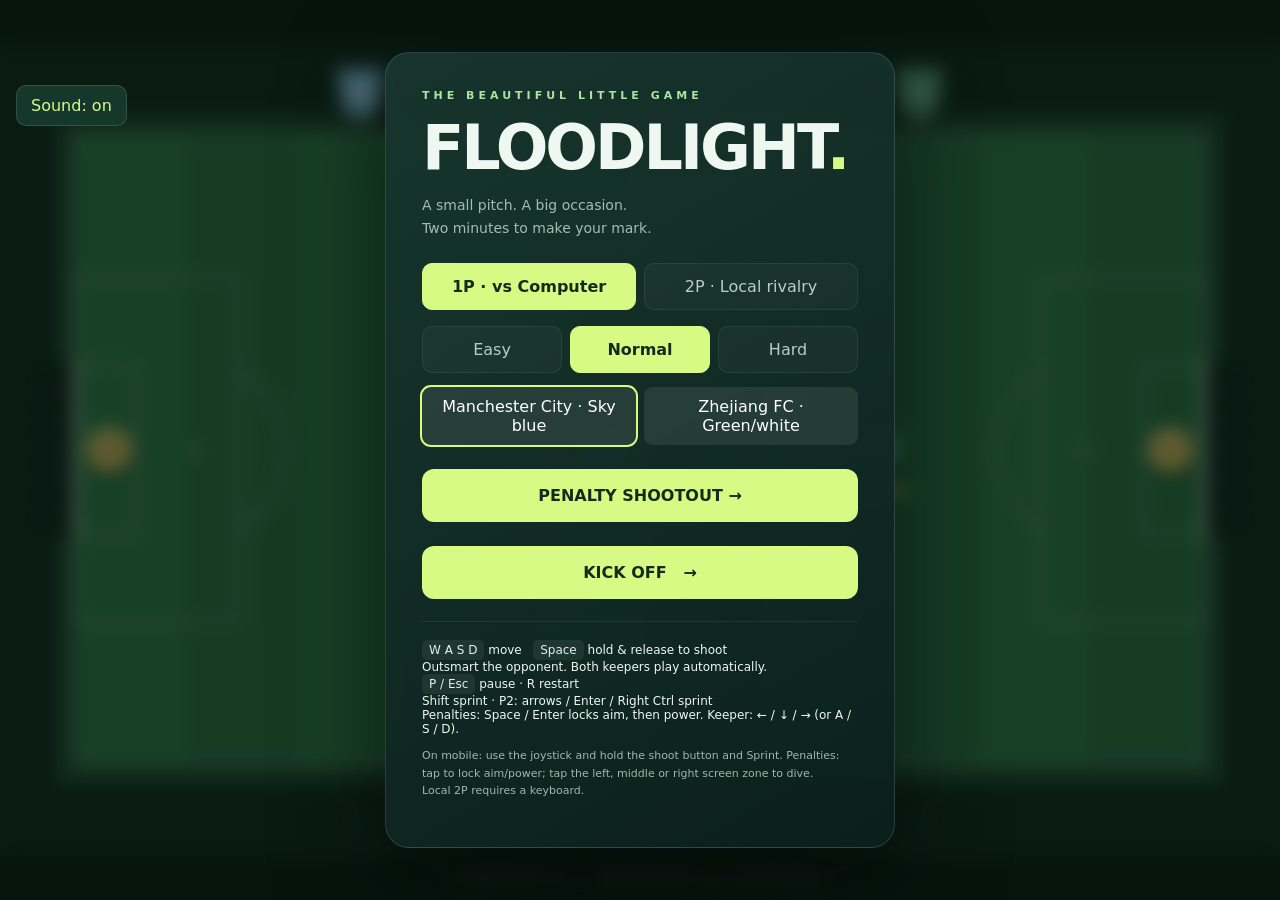
<file: index.v2.html>
<!DOCTYPE html>
<html lang="en">
<head>
<meta charset="UTF-8">
<meta name="viewport" content="width=device-width,initial-scale=1,viewport-fit=cover">
<title>Floodlight — Pocket Football</title>
<style>
:root{color-scheme:dark;font-family:Inter,ui-sans-serif,system-ui,sans-serif;color:#eef8f1;background:#091713}*{box-sizing:border-box}body{margin:0;overflow:hidden}canvas{display:block;width:100vw;height:100dvh;touch-action:none}button{font:inherit;cursor:pointer;border:0}button:focus-visible{outline:3px solid #fff;outline-offset:4px}.overlay{position:fixed;inset:0;display:flex;align-items:center;justify-content:center;background:#06130c96;backdrop-filter:blur(9px);padding:22px}.hidden{display:none!important}.card{width:min(510px,100%);padding:36px;border:1px solid #ffffff20;background:linear-gradient(150deg,#18362ef5,#0b201cf8);box-shadow:0 30px 100px #0008;border-radius:24px}.eyebrow{font-size:11px;font-weight:800;letter-spacing:4px;color:#a6e69e}h1{font-size:clamp(40px,8vw,62px);line-height:1;margin:15px 0;letter-spacing:-3px}h2{font-size:32px;margin:14px 0}p{color:#a5bdb1;line-height:1.6;font-size:14px}.tabs{display:flex;gap:8px;margin:24px 0 16px}.tabs button,.difficulty button{background:#ffffff08;color:#b8cec4;padding:13px;border:1px solid #ffffff12;border-radius:10px;flex:1}.tabs button.active,.difficulty button.active{background:#d7fa85;color:#142b1c;border-color:#d7fa85;font-weight:750}.difficulty{display:flex;gap:8px}.primary{width:100%;border-radius:12px;background:#d7fa85;color:#142b1c;font-weight:800;padding:17px;margin-top:24px}.secondary{background:transparent;color:#b8cec4;padding:14px;width:100%;margin-top:8px}.instructions{font-size:12px;border-top:1px solid #ffffff14;padding-top:18px;margin-top:22px}.badge{display:inline-block;background:#ffffff10;padding:3px 7px;border-radius:5px;color:#e4f1e9}.hud{position:fixed;top:max(18px,env(safe-area-inset-top));left:50%;transform:translateX(-50%);display:flex;align-items:center;gap:20px;background:#102820ed;border:1px solid #ffffff20;border-radius:15px;padding:12px 22px;box-shadow:0 8px 30px #0003;pointer-events:none;white-space:nowrap}.team{font-size:11px;letter-spacing:2px;font-weight:800}.blue{color:#75caff}.coral{color:#ff9a86}.score{font-weight:850;font-size:27px}.clock{font-variant-numeric:tabular-nums;font-size:14px;color:#d7fa85;border-left:1px solid #ffffff20;padding-left:18px}.pause-button{position:fixed;right:20px;top:22px;background:#16382c;color:#d7fa85;border:1px solid #ffffff20;border-radius:10px;padding:10px 14px}.footer{position:fixed;bottom:16px;width:100%;text-align:center;font-size:10px;color:#8aa99b;letter-spacing:2px;pointer-events:none}.touch{position:fixed;bottom:max(24px,env(safe-area-inset-bottom));touch-action:none;user-select:none;-webkit-user-select:none}.stick{left:28px;width:112px;height:112px;background:#ffffff0b;border:1px solid #ffffff30;border-radius:50%}.knob{position:absolute;width:46px;height:46px;left:32px;top:32px;border-radius:50%;background:#d7fa8566;border:1px solid #d7fa85aa;pointer-events:none}.shoot{right:28px;bottom:38px;width:86px;height:86px;border-radius:50%;background:#d7fa8522;border:2px solid #d7fa8580;color:#e4ffb4;font-weight:800;font-size:11px;letter-spacing:1px}.touch-note{font-size:11px;color:#9eb9ac}@media(max-width:600px){.card{padding:25px}.hud{gap:10px;padding:9px 13px}.team{font-size:9px;letter-spacing:1px}.pause-button{right:10px;top:85px}.footer{display:none}}
.card{max-height:94dvh;overflow:auto}.sprint{right:128px;width:72px;height:72px;bottom:34px}.green{color:#a6e69e}.penalty-help{position:fixed;left:10%;right:10%;bottom:16px;text-align:center;color:white;pointer-events:none} .teams{display:flex;gap:8px;margin-top:14px}.teams button{flex:1;background:#ffffff15;color:white;padding:10px;border-radius:9px}.teams button.active{outline:2px solid #d7fa85}@media(max-width:600px){.team{letter-spacing:0;font-size:9px}.hud{gap:7px}.stick{left:16px;width:100px;height:100px}.shoot{right:16px}.sprint{right:112px}} </style>
</head>
<body>
<canvas id="game" aria-label="Top-down football pitch"></canvas>
<div id="hud" class="hud hidden"><span id="team0" class="team blue">Manchester City</span><span id="score" class="score">0 : 0</span><span id="team1" class="team green">Zhejiang FC</span><span id="timer" class="clock">2:00</span></div>
<button id="pauseButton" class="pause-button hidden" aria-label="Pause game">Ⅱ</button>
<div class="footer">FLOODLIGHT FC &nbsp; / &nbsp; TWO MINUTES. ALL TO PLAY FOR.</div>
<div id="menu" class="overlay"><div class="card"><div class="eyebrow">THE BEAUTIFUL LITTLE GAME</div><h1>FLOODLIGHT<span style="color:#d7fa85">.</span></h1><p>A small pitch. A big occasion.<br>Two minutes to make your mark.</p><div class="tabs"><button class="active" data-mode="ai">1P · vs Computer</button><button data-mode="local">2P · Local rivalry</button></div><div id="difficulties" class="difficulty"><button data-level="easy">Easy</button><button class="active" data-level="normal">Normal</button><button data-level="hard">Hard</button></div><div class="teams"><button class="active" data-team="0">Manchester City · Sky blue</button><button data-team="1">Zhejiang FC · Green/white</button></div><button id="penaltyStart" class="primary">PENALTY SHOOTOUT →</button><button id="start" class="primary">KICK OFF &nbsp; →</button><div class="instructions"><span class="badge">W A S D</span> move &nbsp; <span class="badge">Space</span> hold & release to shoot<br><span id="secondHint">Outsmart the opponent. Both keepers play automatically.</span><br><span class="badge">P / Esc</span> pause · R restart<br>Shift sprint · P2: arrows / Enter / Right Ctrl sprint<br>Penalties: Space / Enter locks aim, then power. Keeper: ← / ↓ / → (or A / S / D).</div><p class="touch-note">On mobile: use the joystick and hold the shoot button and Sprint. Penalties: tap to lock aim/power; tap the left, middle or right screen zone to dive.<br>Local 2P requires a keyboard.</p></div></div>
<div id="pause" class="overlay hidden"><div class="card"><div class="eyebrow">TAKE A BREATHER</div><h2>Match paused.</h2><p>The clock is stopped. Your comeback can wait.</p><button id="resume" class="primary">BACK TO THE MATCH</button><button id="resetMatch" class="secondary">Restart game</button><button id="quit" class="secondary">Return to title</button></div></div>
<div id="end" class="overlay hidden"><div class="card"><div class="eyebrow">FULL TIME</div><h2 id="result">Home wins!</h2><p id="finalScore"></p><button id="restart" class="primary">PLAY AGAIN →</button><button id="changeDifficulty" class="secondary">Switch difficulty (Normal)</button><button id="title" class="secondary">Return to title</button></div></div>
<div id="joystick" class="touch stick hidden"><div id="knob" class="knob"></div></div><button id="shoot" class="touch shoot hidden">HOLD<br>SHOOT</button>
<button id="sprint" class="touch shoot sprint hidden">SPRINT</button><button id="mute" class="pause-button" style="top:85px;left:16px;right:auto" aria-label="Toggle audio">Sound: on</button><div id="penaltyHelp" class="penalty-help hidden"></div><script>
'use strict';
// All simulation coordinates are in a fixed pitch space; the camera scales to fit.
const canvas=document.getElementById('game'),ctx=canvas.getContext('2d');
const $=id=>document.getElementById(id), W=1100,H=700;
const pitch={l:65,r:1035,t:80,b:620,goalTop:273,goalBottom:427};
let mode='ai',level='normal',state='menu',remaining=120,scores=[0,0],celebration=0,shake=0,particles=[],lastTime=0,scale=1,ox=0,oy=0,charge=[0,0],held=[false,false],goalLabel='';
const keys=new Set(),touch={x:0,y:0,id:null},players=[],keepers=[];
const ball={x:550,y:350,vx:0,vy:0,r:9,spin:0};
const tuning={easy:{speed:164.5,aim:180,reaction:.5},normal:{speed:199.75,aim:65,reaction:.3},hard:{speed:235,aim:12,reaction:.15}};
let aiClock=0,aiThink=0,aiTarget={x:550,y:350},audioContext;
// Optional local samples fall back to synthesized sound if loading fails.
let muted=false;
const samples={};for(const type of ['kick','whistle','cheer','goal','net','save','groan']){const a=new Audio();a.preload='auto';let wav=false;a.addEventListener('error',()=>{if(!wav){wav=true;a.src='assets/'+type+'.wav';}else samples[type]=null;});a.src='assets/'+type+'.mp3';samples[type]=a;}
function unlockAudio(){try{audioContext??=new(window.AudioContext||window.webkitAudioContext)();audioContext.resume();}catch{}}
function tone(freq,end,duration,type='sine',volume=.12,delay=0){if(!audioContext)return;const t=audioContext.currentTime+delay,o=audioContext.createOscillator(),g=audioContext.createGain();o.type=type;o.frequency.setValueAtTime(freq,t);o.frequency.exponentialRampToValueAtTime(Math.max(1,end),t+duration);g.gain.setValueAtTime(volume,t);g.gain.exponentialRampToValueAtTime(.001,t+duration);o.connect(g).connect(audioContext.destination);o.start(t);o.stop(t+duration);}
function synth(type){if(type==='kick')tone(150,40,.13,'triangle',.28);else if(type==='whistle'){tone(1900,2300,.16);tone(2200,1700,.23,'sine',.12,.19);}else{[392,494,587,784].forEach((f,i)=>tone(f,f*1.01,.7,'triangle',.09,i*.12));if(audioContext){const n=audioContext.sampleRate,b=audioContext.createBuffer(1,n,audioContext.sampleRate),d=b.getChannelData(0);for(let i=0;i<n;i++)d[i]=(Math.random()*2-1)*.12;const s=audioContext.createBufferSource(),g=audioContext.createGain();s.buffer=b;g.gain.setValueAtTime(.7,audioContext.currentTime);g.gain.exponentialRampToValueAtTime(.001,audioContext.currentTime+1);s.connect(g).connect(audioContext.destination);s.start();}}}
function sound(type){if(muted)return;const a=samples[type];if(a){a.currentTime=0;a.play().catch(()=>synth(type));}else synth(type);}
function resize(){const d=Math.min(devicePixelRatio||1,2);canvas.width=innerWidth*d;canvas.height=innerHeight*d;ctx.setTransform(d,0,0,d,0,0);scale=Math.min(innerWidth/W,innerHeight/H);ox=(innerWidth-W*scale)/2;oy=(innerHeight-H*scale)/2;}
addEventListener('resize',resize);resize();
const clamp=(v,a,b)=>Math.max(a,Math.min(b,v));
function kickoff(team=0){kickoffTeam=team;immunity=1;owner=team;contactCooldown=0;players.length=0;keepers.length=0;for(let i=0;i<2;i++){players.push({x:i?760:340,y:350,r:18,vx:0,vy:0,dx:i?-1:1,dy:0,team:i});keepers.push({x:i?1006:94,y:350,r:19,vx:0,vy:0,team:i});}Object.assign(ball,{x:550,y:350,vx:0,vy:0});players[team].x=team?582:518;players[team].y=350;charge=[0,0];held=[false,false];aiClock=0;aiThink=0;}
function clearInput(){keys.clear();held=[false,false];charge=[0,0];touch.x=touch.y=0;touch.id=null;touchSprint=false;$('knob').style.transform='';}
function touchVisible(show){for(const id of ['joystick','shoot','sprint'])$(id).classList.toggle('hidden',!show||!matchMedia('(pointer:coarse)').matches);}
function start(){$('penaltyHelp').classList.add('hidden');unlockAudio();clearInput();phase='regulation';shots=[0,0];stamina=[3,3];exhausted=[false,false];pen=null;winner=null;coinToss=false;sprinting=[false,false];shake=0;goalLabel='';celebration=0;accumulator=0;scores=[0,0];remaining=120;celebration=0;particles=[];kickoff();state='playing';for(const id of ['menu','pause','end'])$(id).classList.add('hidden');$('hud').classList.remove('hidden');$('pauseButton').classList.remove('hidden');touchVisible(true);sound('whistle');updateHud();if(gameKind==='penalty')beginPenalties();}
function title(){state='menu';$('penaltyHelp').classList.add('hidden');clearInput();$('menu').classList.remove('hidden');for(const id of ['pause','end','hud','pauseButton'])$(id).classList.add('hidden');touchVisible(false);}
function pause(){if(state==='playing'){state='paused';clearInput();$('pause').classList.remove('hidden');touchVisible(false);}else if(state==='paused'){state='playing';$('pause').classList.add('hidden');touchVisible(true);}}
function finish(w=scores[0]>scores[1]?0:1){winner=w;$('penaltyHelp').classList.add('hidden');state='end';clearInput();touchVisible(false);$('end').classList.remove('hidden');$('pauseButton').classList.add('hidden');$('result').textContent=teamName(w)+' wins!'+(coinToss?' · Coin toss':'');$('finalScore').textContent=`${teamName(0)} ${scores[0]} — ${scores[1]} ${teamName(1)} · Shots ${shots[0]} — ${shots[1]}`+(pen?` · Penalties ${pen.goals[0]} — ${pen.goals[1]}`:'');sound('whistle');}
function updateHud(){$('score').textContent=scores[0]+' : '+scores[1];const t=Math.ceil(remaining);$('timer').textContent=phase==='penalties'?'PEN':(phase==='golden'?'GG ':'')+Math.floor(t/60)+':'+String(t%60).padStart(2,'0');$('team0').textContent=teamName(0);$('team1').textContent=teamName(1);$('team0').style.color=teamColor(0);$('team1').style.color=teamColor(1);}
for(const b of document.querySelectorAll('[data-mode]'))b.onclick=()=>{mode=b.dataset.mode;document.querySelectorAll('[data-mode]').forEach(x=>x.classList.toggle('active',x===b));$('difficulties').classList.toggle('hidden',mode==='local');$('secondHint').textContent=mode==='local'?'P2: Arrow keys to move · Hold & release Enter to shoot':'Outsmart the opponent. Both keepers play automatically.';};
for(const b of document.querySelectorAll('[data-level]'))b.onclick=()=>{level=b.dataset.level;document.querySelectorAll('[data-level]').forEach(x=>x.classList.toggle('active',x===b));};
$('start').onclick=$('restart').onclick=start;$('resume').onclick=$('pauseButton').onclick=pause;$('quit').onclick=$('title').onclick=title;
function shoot(i){if(state!=='playing'||celebration||phase==='penalties')return;const p=players[i];if(Math.hypot(ball.x-p.x,ball.y-p.y)<p.r+ball.r+24){shots[i]++;owner=null;let dx=p.dx,dy=p.dy;const len=Math.hypot(dx,dy)||1;const power=350+Math.max(.1,charge[i])*470;ball.vx=dx/len*power+p.vx*.3;ball.vy=dy/len*power+p.vy*.3;ball.x=p.x+dx/len*31;ball.y=p.y+dy/len*31;shake=2+charge[i]*3;sound('kick');}charge[i]=0;}
function setShot(i,on){if(state!=='playing'||celebration)return;if(on){held[i]=true;}else if(held[i]){shoot(i);held[i]=false;}}
addEventListener('keydown',e=>{if(['Space','ArrowUp','ArrowDown','ArrowLeft','ArrowRight','Enter','ShiftLeft','ShiftRight','ControlRight'].includes(e.code))e.preventDefault();if(e.repeat)return;if(e.code==='KeyR'&&state!=='menu'){start();return;}if(state==='playing'&&phase==='penalties'){penaltyKey(e.code);return;}if(e.code==='KeyP'||e.code==='Escape'){pause();return;}keys.add(e.code);if(e.code==='Space')setShot(0,true);if(e.code==='Enter'&&mode==='local')setShot(1,true);});
addEventListener('keyup',e=>{keys.delete(e.code);if(e.code==='Space')setShot(0,false);if(e.code==='Enter'&&mode==='local')setShot(1,false);});addEventListener('blur',()=>{if(state==='playing')pause();});document.addEventListener('visibilitychange',()=>{if(document.hidden&&state==='playing')pause();});
function stickMove(e){const r=$('joystick').getBoundingClientRect(),dx=e.clientX-r.left-r.width/2,dy=e.clientY-r.top-r.height/2,len=Math.hypot(dx,dy),f=Math.min(1,42/(len||1));touch.x=dx*f/42;touch.y=dy*f/42;$('knob').style.transform=`translate(${dx*f}px,${dy*f}px)`;}
$('joystick').onpointerdown=e=>{if(touch.id!==null)return;touch.id=e.pointerId;e.currentTarget.setPointerCapture(e.pointerId);stickMove(e);};$('joystick').onpointermove=e=>{if(e.pointerId===touch.id)stickMove(e);};function releaseStick(e){if(e.pointerId!==touch.id)return;touch.id=null;touch.x=touch.y=0;$('knob').style.transform='';}for(const ev of ['pointerup','pointercancel','lostpointercapture'])$('joystick').addEventListener(ev,releaseStick);
$('shoot').onpointerdown=e=>{e.currentTarget.setPointerCapture(e.pointerId);unlockAudio();if(phase==='penalties')penaltyTap();else setShot(0,true);};$('shoot').onpointerup=()=>setShot(0,false);$('shoot').onpointercancel=()=>{held[0]=false;charge[0]=0;};
function movePlayer(p,x,y,speed,dt){const n=Math.hypot(x,y);if(n>1){x/=n;y/=n;}p.vx=x*speed;p.vy=y*speed;if(n>.08){p.dx=x/(Math.hypot(x,y)||1);p.dy=y/(Math.hypot(x,y)||1);}p.x=clamp(p.x+p.vx*dt,pitch.l+p.r,pitch.r-p.r);p.y=clamp(p.y+p.vy*dt,pitch.t+p.r,pitch.b-p.r);}
function goal(team){scores[team]++;kickoffTeam=1-team;celebration=1.5;shake=13;goalLabel=teamName(team)+' GOAL!';sound('goal');sound('net');sound('cheer');for(let i=0;i<150;i++)particles.push({x:ball.x,y:ball.y,vx:(Math.random()-.5)*650,vy:(Math.random()-.5)*650,life:1+Math.random()*1.7,color:['#d7fa85','#ffffff',team?'#ff9a86':'#75caff'][i%3]});updateHud();}
function update(dt){shake*=Math.exp(-dt*8);for(const p of particles){p.x+=p.vx*dt;p.y+=p.vy*dt;p.vy+=140*dt;p.life-=dt;}particles=particles.filter(p=>p.life>0);if(state!=='playing')return;if(phase==='penalties'){updatePenalty(dt);return;}if(celebration>0){const slow=dt*.15;ball.x=clamp(ball.x+ball.vx*slow,29,1071);ball.y=clamp(ball.y+ball.vy*slow,80,620);ball.spin+=Math.hypot(ball.vx,ball.vy)*slow*.035;ball.vx*=Math.exp(-slow*3);ball.vy*=Math.exp(-slow*3);celebration-=dt;if(celebration<=0){if(phase==='golden'){finish(scores[0]>scores[1]?0:1);}else if(remaining<=0)endPeriod();else{kickoff(kickoffTeam);sound('whistle');}}return;}remaining=Math.max(0,remaining-dt);updateHud();if(remaining<=0){endPeriod();return;}immunity=Math.max(0,immunity-dt);contactCooldown=Math.max(0,contactCooldown-dt);
movePlayer(players[0],Number(keys.has('KeyD'))-Number(keys.has('KeyA'))+touch.x,Number(keys.has('KeyS'))-Number(keys.has('KeyW'))+touch.y,sprintSpeed(0,keys.has('ShiftLeft')||keys.has('ShiftRight')||touchSprint,dt),dt);
if(mode==='local')movePlayer(players[1],Number(keys.has('ArrowRight'))-Number(keys.has('ArrowLeft')),Number(keys.has('ArrowDown'))-Number(keys.has('ArrowUp')),sprintSpeed(1,keys.has('ControlRight'),dt),dt);else{const p=players[1],t=tuning[level];let tx=ball.x+24,ty=ball.y+ball.vy*(level==='hard'?.35:.1);if(level!=='easy'&&owner===0&&ball.x>650){tx=Math.max(ball.x+45,850);ty=ball.y;}if(ball.x>p.x+10){tx=ball.x+35;ty=ball.y+(ball.y>350?-48:48);}aiThink-=dt;if(aiThink<=0){aiTarget={x:tx,y:ty};aiThink=t.reaction;}const dx=aiTarget.x-p.x,dy=aiTarget.y-p.y,n=Math.hypot(dx,dy);movePlayer(p,n>8?dx/n:0,n>8?dy/n:0,t.speed,dt);aiClock+=dt;if(Math.hypot(ball.x-p.x,ball.y-p.y)<55&&aiClock>t.reaction){p.dx=-1;p.dy=(350+(Math.random()-.5)*t.aim-p.y)/Math.max(180,p.x-pitch.l);charge[1]=level==='hard'?.9:.55;shoot(1);aiClock=0;}}
if(immunity>0&&owner===kickoffTeam){const p=players[kickoffTeam];ball.x=p.x+p.dx*29;ball.y=p.y+p.dy*29;ball.vx=p.vx;ball.vy=p.vy;}
for(let i=0;i<2;i++){if(held[i])charge[i]=Math.min(1,charge[i]+dt);const k=keepers[i],target=clamp(ball.y+ball.vy*.12,pitch.goalTop+18,pitch.goalBottom-18);k.vy=clamp((target-k.y)*5,-190,190);k.y+=k.vy*dt;}
// Resolve contact with players and keepers, transferring movement to the ball.
for(const p of [...players,...keepers]){let dx=ball.x-p.x,dy=ball.y-p.y,d=Math.hypot(dx,dy),min=p.r+ball.r;if(d<min){if(!keepers.includes(p)&&immunity>0&&p.team!==kickoffTeam)continue;if(d<.01){dx=p.team? -1:1;dy=0;d=1;}const nx=dx/d,ny=dy/d;ball.x=p.x+nx*min;ball.y=p.y+ny*min;const rel=(ball.vx-p.vx)*nx+(ball.vy-p.vy)*ny;if(rel<0){ball.vx-=1.35*rel*nx;ball.vy-=1.35*rel*ny;}if(keepers.includes(p)){ball.vx=(p.team?-1:1)*Math.max(280,Math.abs(ball.vx));ball.vy+=(ball.y-p.y)*7;}else{ball.vx+=p.vx*dt*7;ball.vy+=p.vy*dt*7;}}}
// Separate outfield bodies so they cannot occupy the same spot.
const a=players[0],b=players[1],dx=b.x-a.x,dy=b.y-a.y,d=Math.hypot(dx,dy);if(d<36&&contactCooldown<=0&&immunity<=0){const challenger=owner===0?1:0;if(Math.random()<(sprinting[challenger]?.7:.5)){owner=challenger;ball.x=players[challenger].x+players[challenger].dx*29;ball.y=players[challenger].y+players[challenger].dy*29;ball.vx=players[challenger].vx;ball.vy=players[challenger].vy;}contactCooldown=.5;}if(d<36&&d>0){const push=(36-d)/2;a.x=clamp(a.x-dx/d*push,83,1017);a.y=clamp(a.y-dy/d*push,98,602);b.x=clamp(b.x+dx/d*push,83,1017);b.y=clamp(b.y+dy/d*push,98,602);}
ball.x+=ball.vx*dt;ball.y+=ball.vy*dt;ball.spin+=Math.hypot(ball.vx,ball.vy)*dt*.035;const friction=Math.exp(-dt*1.05);ball.vx*=friction;ball.vy*=friction;
if(ball.y<pitch.t+ball.r){ball.y=pitch.t+ball.r;ball.vy=Math.abs(ball.vy)*.78;}if(ball.y>pitch.b-ball.r){ball.y=pitch.b-ball.r;ball.vy=-Math.abs(ball.vy)*.78;}
const inGoal=ball.y>pitch.goalTop+ball.r&&ball.y<pitch.goalBottom-ball.r;if(inGoal&&(ball.x<pitch.l-ball.r||ball.x>pitch.r+ball.r)){goal(ball.x<pitch.l?1:0);return;}if(!inGoal){if(ball.x<pitch.l+ball.r){ball.x=pitch.l+ball.r;ball.vx=Math.abs(ball.vx)*.78;}if(ball.x>pitch.r-ball.r){ball.x=pitch.r-ball.r;ball.vx=-Math.abs(ball.vx)*.78;}}
}
function line(x1,y1,x2,y2){ctx.beginPath();ctx.moveTo(x1,y1);ctx.lineTo(x2,y2);ctx.stroke();}function circle(x,y,r,fill){ctx.beginPath();ctx.arc(x,y,r,0,Math.PI*2);if(fill){ctx.fillStyle=fill;ctx.fill();}else ctx.stroke();}
function drawPitch(){ctx.fillStyle='#10271f';ctx.fillRect(0,0,W,H);ctx.fillStyle='#204b32';ctx.fillRect(47,62,1006,576);for(let i=0;i<10;i++){ctx.fillStyle=i%2?'#2d7646':'#31814b';ctx.fillRect(65+i*97,80,97,540);} // Subtle cut-grass texture, deterministic and flicker-free.
ctx.fillStyle='#ffffff05';for(let i=0;i<550;i++){const x=65+(i*173%970),y=80+(i*97%540);ctx.fillRect(x,y,1,5);}ctx.strokeStyle='#e4f3d980';ctx.lineWidth=2;ctx.strokeRect(65,80,970,540);line(550,80,550,620);circle(550,350,77);circle(550,350,3,'#d7e9c7');
for(const right of [false,true]){const x=right?1035:65,dir=right?-1:1;ctx.strokeRect(right?895:65,202,140,296);ctx.strokeRect(right?982:65,277,53,146);circle(x+dir*103,350,3,'#d7e9c7');ctx.beginPath();ctx.arc(x+dir*103,350,77,right?Math.PI*.65:-Math.PI*.35,right?Math.PI*1.35:Math.PI*.35);ctx.stroke();ctx.fillStyle='#081c18';ctx.fillRect(right?1037:29,273,34,154);ctx.strokeStyle='#d8e8dc33';ctx.lineWidth=1;for(let j=0;j<=6;j++)line(right?1037:29,273+j*25.5,right?1071:63,273+j*25.5);for(let j=0;j<=4;j++)line((right?1037:29)+j*8.5,273,(right?1037:29)+j*8.5,427);ctx.strokeStyle='#edf4e2';ctx.lineWidth=4;line(x,273,x,427);ctx.lineWidth=2;ctx.strokeStyle='#e4f3d980';}
ctx.fillStyle='#a5c7a642';ctx.font='700 11px system-ui';ctx.textAlign='center';ctx.fillText('F L O O D L I G H T   /   F C',550,659);}
function drawPlayer(p,keeper=false){ctx.save();ctx.translate(p.x,p.y);circle(2,5,p.r+2,'#00000038');if(!keeper){ctx.strokeStyle=teamColor(p.team)+'66';ctx.lineWidth=2;circle(0,0,24);}circle(0,0,p.r,keeper?'#f3cd65':teamColor(p.team));ctx.strokeStyle='#ffffff70';ctx.lineWidth=2;ctx.beginPath();ctx.arc(0,0,p.r-3,Math.PI,Math.PI*1.8);ctx.stroke();ctx.fillStyle='#102b31';ctx.font='800 13px system-ui';ctx.textAlign='center';ctx.textBaseline='middle';ctx.fillText(keeper?'1':p.team?'9':'10',0,1);if(!keeper){ctx.rotate(Math.atan2(p.dy,p.dx));ctx.fillStyle='#ffffff';ctx.beginPath();ctx.moveTo(26,0);ctx.lineTo(21,-4);ctx.lineTo(21,4);ctx.fill();}ctx.restore();if(!keeper){ctx.fillStyle='#10291f';ctx.fillRect(p.x-22,p.y+32,44,5);ctx.fillStyle=exhausted[p.team]?'#ff9a86':'#d7fa85';ctx.fillRect(p.x-22,p.y+32,44*stamina[p.team]/3,5);if((p.team===selectedTeam?0:1)===1){ctx.fillStyle='#fff';ctx.fillRect(p.x-12,p.y-3,24,5);}}if(!keeper&&held[p.team]){ctx.strokeStyle='#10291f';ctx.lineWidth=5;ctx.beginPath();ctx.arc(p.x,p.y,29,-Math.PI/2,Math.PI*1.5);ctx.stroke();ctx.strokeStyle=charge[p.team]>.8?'#ffe28a':'#d7fa85';ctx.beginPath();ctx.arc(p.x,p.y,29,-Math.PI/2,-Math.PI/2+charge[p.team]*Math.PI*2);ctx.stroke();}}
function render(){ctx.setTransform(Math.min(devicePixelRatio||1,2),0,0,Math.min(devicePixelRatio||1,2),0,0);ctx.fillStyle='#091713';ctx.fillRect(0,0,innerWidth,innerHeight);ctx.save();ctx.translate(ox+(Math.random()-.5)*shake*scale,oy+(Math.random()-.5)*shake*scale);ctx.scale(scale,scale);drawPitch();drawBadge(0,310,42);drawBadge(1,790,42);if(phase==='penalties'&&pen){drawPenalty();ctx.restore();return;}for(const p of keepers)drawPlayer(p,true);for(const p of players)drawPlayer(p);ctx.save();ctx.translate(ball.x,ball.y);circle(2,4,10,'#0005');ctx.rotate(ball.spin);circle(0,0,9,'#fff8e8');ctx.fillStyle='#20362e';ctx.beginPath();for(let i=0;i<5;i++){const angle=i*Math.PI*2/5;ctx.lineTo(Math.cos(angle)*4,Math.sin(angle)*4);}ctx.fill();for(let i=0;i<3;i++){const angle=i*Math.PI*2/3;circle(Math.cos(angle)*8,Math.sin(angle)*8,2,'#20362e');}ctx.restore();for(const p of particles){ctx.globalAlpha=Math.min(1,p.life);ctx.fillStyle=p.color;ctx.fillRect(p.x,p.y,5,5);}ctx.globalAlpha=1;if(celebration>0){ctx.fillStyle='#0a211b88';ctx.fillRect(0,0,W,H); ctx.textAlign='center';ctx.fillStyle='#d7fa85';ctx.font='900 53px system-ui';ctx.fillText(goalLabel,550,346);ctx.fillStyle='#c4daca';ctx.font='600 13px system-ui';ctx.fillText('WHAT A FINISH.  •  '+scores[0]+' — '+scores[1],550,381);}ctx.restore();}
let selectedTeam=0,gameKind='match',phase='regulation',shots=[0,0],stamina=[3,3],exhausted=[false,false],sprinting=[false,false],touchSprint=false,kickoffTeam=0,immunity=0,owner=0,contactCooldown=0,pen=null,winner=null,coinToss=false;
const teamName=i=>(i===selectedTeam?'Manchester City':'Zhejiang FC');
const teamColor=i=>i===selectedTeam?'#75caff':'#319868';
for(const b of document.querySelectorAll('[data-team]'))b.onclick=()=>{selectedTeam=Number(b.dataset.team);document.querySelectorAll('[data-team]').forEach(x=>x.classList.toggle('active',x===b));};
$('resetMatch').onclick=start;
$('start').onclick=()=>{gameKind='match';start();};$('penaltyStart').onclick=()=>{gameKind='penalty';start();};
$('mute').onclick=()=>{muted=!muted;for(const a of Object.values(samples))if(a)a.muted=muted;$('mute').textContent='Sound: '+(muted?'off':'on');};
$('changeDifficulty').onclick=()=>{level=({easy:'normal',normal:'hard',hard:'easy'})[level];$('changeDifficulty').textContent='Switch difficulty ('+level+')';document.querySelectorAll('[data-level]').forEach(b=>b.classList.toggle('active',b.dataset.level===level));};
$('sprint').onpointerdown=e=>{e.currentTarget.setPointerCapture(e.pointerId);touchSprint=true;};for(const ev of ['pointerup','pointercancel','lostpointercapture'])$('sprint').addEventListener(ev,()=>touchSprint=false);
function sprintSpeed(i,wants,dt){sprinting[i]=wants&&!exhausted[i]&&stamina[i]>0;if(sprinting[i]){stamina[i]=Math.max(0,stamina[i]-dt);if(stamina[i]===0)exhausted[i]=true;}else{stamina[i]=Math.min(3,stamina[i]+dt*1.5);if(stamina[i]===3)exhausted[i]=false;}return 235*(sprinting[i]?1.55:1);}
function endPeriod(){if(scores[0]!==scores[1]){finish();return;}if(phase==='regulation'){phase='golden';remaining=30;kickoff(0);sound('whistle');updateHud();}else beginPenalties();}
function beginPenalties(){phase='penalties';celebration=0;clearInput();pen={goals:[0,0],results:[[],[]],shooter:0,stage:'aim',time:0,aim:.5,power:50,choice:1,lastDive:1,result:'',wait:0};$('penaltyHelp').classList.remove('hidden');touchVisible(false);updateHud();nextPenalty();}
function nextPenalty(){pen.shooter=pen.results[0].length===pen.results[1].length?0:1;pen.stage=mode==='ai'&&pen.shooter===1?'runup':'aim';pen.time=0;pen.aim=.5;pen.power=50;pen.choice=1;pen.chosen=false;pen.result='';pen.aiDirection=Math.floor(Math.random()*3);if(level==='hard'&&Math.random()<.65){const options=[0,1,2].filter(x=>x!==pen.lastDive);pen.aiDirection=options[Math.floor(Math.random()*2)];}pen.aiMiss=Math.random()<({easy:.15,normal:.1,hard:.05})[level];sound('whistle');}
function aimDirection(x){return x<1/3?0:x>2/3?2:1;}
function penaltyTap(){if(state!=='playing'||!pen)return;if(pen.stage==='aim'){pen.stage='power';pen.time=0;}else if(pen.stage==='power'){if(mode==='local'){pen.stage='runup';pen.time=0;pen.choice=1;pen.chosen=false;}else resolveHumanShot();}}
function penaltyKey(code){if(['Space','Enter'].includes(code)){penaltyTap();return;}if(pen.stage==='runup'){const dir=({ArrowLeft:0,KeyA:0,ArrowDown:1,KeyS:1,ArrowRight:2,KeyD:2})[code];if(dir!==undefined){pen.choice=dir;pen.chosen=true;}}}
canvas.addEventListener('pointerdown',e=>{if(state!=='playing'||phase!=='penalties')return;unlockAudio();if(pen.stage==='runup'){pen.choice=clamp(Math.floor((e.clientX-ox)/(W*scale)*3),0,2);pen.chosen=true;}else penaltyTap();});
function resolveHumanShot(){const dir=aimDirection(pen.aim);let keeper=Math.floor(Math.random()*3);if(level==='hard'&&Math.random()<.3)keeper=dir;const miss=pen.power>85&&Math.random()<.4;const rate=clamp(({easy:.25,normal:.4,hard:.55})[level]+(pen.power<=20?.3:0)-(pen.aim<=.2||pen.aim>=.8?.25:0),0,1);pen.dive=keeper;pen.target=dir;recordPenalty(miss?'HIGH':keeper===dir&&Math.random()<rate?'SAVED':'GOAL');}
function recordPenalty(result){const i=pen.shooter;pen.result=result;pen.results[i].push(result==='GOAL');if(result==='GOAL'){pen.goals[i]++;sound('goal');sound('net');sound('cheer');}else if(result==='SAVED'){sound('save');sound('whistle');}else sound('groan');pen.stage='result';pen.time=0;pen.wait=result==='GOAL'?1.5:1.2;shots[i]++;}
function shootoutWinner(){const a=pen.results[0].length,b=pen.results[1].length,x=pen.goals[0],y=pen.goals[1];if(a<=5&&b<=5){if(x>y+5-b)return 0;if(y>x+5-a)return 1;}if(a>=5&&a===b){if(x!==y)return x>y?0:1;if(a>=10){coinToss=true;return Math.random()<.5?0:1;}}return null;}
function updatePenalty(dt){pen.time+=dt;if(pen.stage==='aim')pen.aim=(1-Math.cos(2*Math.PI*pen.time/1.2))/2;if(pen.stage==='power')pen.power=(1-Math.cos(2*Math.PI*pen.time/.9))*50;if(pen.stage==='runup'&&pen.time>=1){if(mode==='local'){pen.target=aimDirection(pen.aim);pen.dive=pen.choice;const miss=pen.power>85&&Math.random()<.4;recordPenalty(miss?'HIGH':pen.chosen&&pen.choice===pen.target&&Math.random()<.6?'SAVED':'GOAL');}else{pen.target=pen.aiDirection;pen.aim=[.1,.5,.9][pen.target];pen.power=65;pen.dive=pen.choice;pen.lastDive=pen.choice;recordPenalty(pen.aiMiss?'HIGH':pen.chosen&&pen.choice===pen.aiDirection&&Math.random()<.6?'SAVED':'GOAL');}}else if(pen.stage==='result'&&pen.time>=pen.wait){const w=shootoutWinner();if(w!==null)finish(w);else nextPenalty();}}
function drawBadge(team,x,y){ctx.save();ctx.translate(x,y);ctx.fillStyle=teamColor(team);ctx.beginPath();ctx.moveTo(-18,-18);ctx.lineTo(18,-18);ctx.lineTo(15,12);ctx.lineTo(0,24);ctx.lineTo(-15,12);ctx.closePath();ctx.fill();ctx.strokeStyle='#fff';ctx.lineWidth=2;ctx.stroke();ctx.fillStyle='#fff';if(team===selectedTeam){ctx.beginPath();ctx.moveTo(-10,5);ctx.lineTo(0,-10);ctx.lineTo(10,5);ctx.fill();}else{for(let i=0;i<3;i++)ctx.fillRect(-10,-9+i*8,20,3);}ctx.restore();}
function drawPenalty(){ctx.fillStyle='#102820ed';ctx.fillRect(160,95,780,530);ctx.textAlign='center';ctx.fillStyle='#fff';ctx.font='700 22px system-ui';ctx.fillText('PENALTY SHOOTOUT · '+(pen.results[0].length>=5?'SUDDEN DEATH':'BEST OF FIVE'),550,130);ctx.font='18px system-ui';for(let i=0;i<2;i++){ctx.fillStyle=teamColor(i);const count=Math.max(5,pen.results[0].length,pen.results[1].length);ctx.fillText(teamName(i)+'  '+pen.goals[i]+'  '+Array.from({length:count},(_,j)=>j<pen.results[i].length?(pen.results[i][j]?'●':'✕'):'○').join(' '),550,162+i*28);}ctx.strokeStyle='#fff';ctx.lineWidth=5;ctx.strokeRect(290,230,520,230);ctx.strokeStyle='#ffffff20';ctx.lineWidth=1;for(let j=0;j<=10;j++)line(290+j*52,230,290+j*52,460);for(let j=0;j<=5;j++)line(290,230+j*46,810,230+j*46);
let keeperX=550;if(pen.stage==='result')keeperX=[365,550,735][pen.dive];else if(pen.stage==='runup'&&pen.chosen)keeperX=[365,550,735][pen.choice];const zoom=pen.result==='SAVED'?1.5:1;circle(keeperX,380,23*zoom,'#f3cd65');line(keeperX-40*zoom,405,keeperX+40*zoom,405);
const flying=pen.stage==='result',progress=flying?clamp(pen.time/(pen.result==='GOAL'?1.5:.65),0,1):0;const targetY=pen.result==='HIGH'?180:440-pen.power*1.8;circle(550+(290+520*pen.aim-550)*progress,540+(targetY-540)*progress,10,'#fff');if(pen.stage==='aim'||pen.stage==='power'){ctx.strokeStyle='#d7fa85';ctx.lineWidth=3;circle(290+520*pen.aim,330,15);line(290+520*pen.aim-22,330,290+520*pen.aim+22,330);ctx.fillStyle='#ffffff22';ctx.fillRect(320,570,460,15);ctx.fillStyle=pen.power>85?'#ff9a86':'#d7fa85';ctx.fillRect(320,570,460*pen.power/100,15);ctx.font='16px system-ui';ctx.fillStyle='#fff';ctx.fillText(Math.round(pen.power)+'% · >85: 40% high · corners reduce saves',550,612);}
if(pen.stage==='runup'){ctx.fillStyle='#ffffff18';for(let i=0;i<3;i++)ctx.fillRect(290+i*174,470,169,45);ctx.fillStyle='#fff';ctx.font='20px system-ui';ctx.fillText('← LEFT             ↓ CENTER             RIGHT →',550,500);}
if(flying){ctx.fillStyle=pen.result==='GOAL'?'#d7fa85':'#fff';ctx.font='900 56px system-ui';ctx.fillText(pen.result==='SAVED'?'SAVED!':pen.result==='HIGH'?'OVER THE BAR!':'GOAL!',550,320);}
$('penaltyHelp').textContent=pen.stage==='aim'?teamName(pen.shooter)+': Space / Enter or tap to lock aim':pen.stage==='power'?'Space / Enter or tap to lock power':pen.stage==='runup'?teamName(1-pen.shooter)+': choose ← / ↓ / → or tap a screen third · '+Math.max(0,1-pen.time).toFixed(1)+'s':pen.result;
}
// Fixed small physics steps prevent fast shots from tunneling through players.
let accumulator=0;function frame(time){const elapsed=Math.min((time-lastTime)/1000||0,.05);lastTime=time;accumulator+=elapsed;while(accumulator>=1/120){update(1/120);accumulator-=1/120;}render();requestAnimationFrame(frame);}kickoff();requestAnimationFrame(frame);
</script>
</body>
</html>
</file>
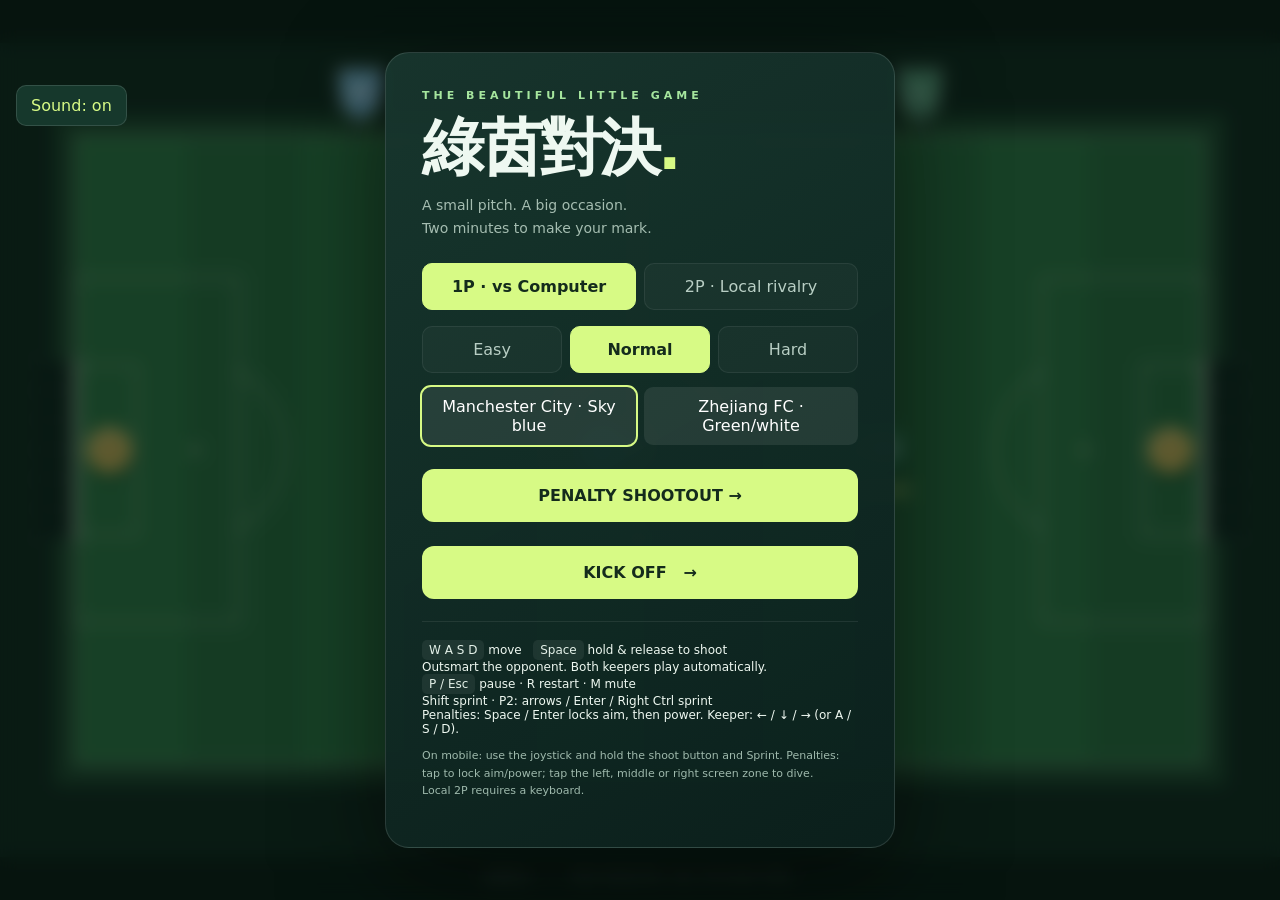
<file: index.v3.html>
<!DOCTYPE html>
<html lang="en">
<head>
<meta charset="UTF-8">
<meta name="viewport" content="width=device-width,initial-scale=1,viewport-fit=cover">
<title>綠茵對決 — Lüyin Duel</title>
<style>
:root{color-scheme:dark;font-family:Inter,ui-sans-serif,system-ui,sans-serif;color:#eef8f1;background:#091713}*{box-sizing:border-box}body{margin:0;overflow:hidden}canvas{display:block;width:100vw;height:100dvh;touch-action:none}button{font:inherit;cursor:pointer;border:0}button:focus-visible{outline:3px solid #fff;outline-offset:4px}.overlay{position:fixed;inset:0;display:flex;align-items:center;justify-content:center;background:#06130c96;backdrop-filter:blur(9px);padding:22px}.hidden{display:none!important}.card{width:min(510px,100%);padding:36px;border:1px solid #ffffff20;background:linear-gradient(150deg,#18362ef5,#0b201cf8);box-shadow:0 30px 100px #0008;border-radius:24px}.eyebrow{font-size:11px;font-weight:800;letter-spacing:4px;color:#a6e69e}h1{font-size:clamp(40px,8vw,62px);line-height:1;margin:15px 0;letter-spacing:-3px}h2{font-size:32px;margin:14px 0}p{color:#a5bdb1;line-height:1.6;font-size:14px}.tabs{display:flex;gap:8px;margin:24px 0 16px}.tabs button,.difficulty button{background:#ffffff08;color:#b8cec4;padding:13px;border:1px solid #ffffff12;border-radius:10px;flex:1}.tabs button.active,.difficulty button.active{background:#d7fa85;color:#142b1c;border-color:#d7fa85;font-weight:750}.difficulty{display:flex;gap:8px}.primary{width:100%;border-radius:12px;background:#d7fa85;color:#142b1c;font-weight:800;padding:17px;margin-top:24px}.secondary{background:transparent;color:#b8cec4;padding:14px;width:100%;margin-top:8px}.instructions{font-size:12px;border-top:1px solid #ffffff14;padding-top:18px;margin-top:22px}.badge{display:inline-block;background:#ffffff10;padding:3px 7px;border-radius:5px;color:#e4f1e9}.hud{position:fixed;top:max(18px,env(safe-area-inset-top));left:50%;transform:translateX(-50%);display:flex;align-items:center;gap:20px;background:#102820ed;border:1px solid #ffffff20;border-radius:15px;padding:12px 22px;box-shadow:0 8px 30px #0003;pointer-events:none;white-space:nowrap}.team{font-size:11px;letter-spacing:2px;font-weight:800}.blue{color:#75caff}.coral{color:#ff9a86}.score{font-weight:850;font-size:27px}.clock{font-variant-numeric:tabular-nums;font-size:14px;color:#d7fa85;border-left:1px solid #ffffff20;padding-left:18px}.pause-button{position:fixed;right:20px;top:22px;background:#16382c;color:#d7fa85;border:1px solid #ffffff20;border-radius:10px;padding:10px 14px}.footer{position:fixed;bottom:16px;width:100%;text-align:center;font-size:10px;color:#8aa99b;letter-spacing:2px;pointer-events:none}.touch{position:fixed;bottom:max(24px,env(safe-area-inset-bottom));touch-action:none;user-select:none;-webkit-user-select:none}.stick{left:28px;width:112px;height:112px;background:#ffffff0b;border:1px solid #ffffff30;border-radius:50%}.knob{position:absolute;width:46px;height:46px;left:32px;top:32px;border-radius:50%;background:#d7fa8566;border:1px solid #d7fa85aa;pointer-events:none}.shoot{right:28px;bottom:38px;width:86px;height:86px;border-radius:50%;background:#d7fa8522;border:2px solid #d7fa8580;color:#e4ffb4;font-weight:800;font-size:11px;letter-spacing:1px}.touch-note{font-size:11px;color:#9eb9ac}@media(max-width:600px){.card{padding:25px}.hud{gap:10px;padding:9px 13px}.team{font-size:9px;letter-spacing:1px}.pause-button{right:10px;top:85px}.footer{display:none}}
.card{max-height:94dvh;overflow:auto}.sprint{right:128px;width:72px;height:72px;bottom:34px}.green{color:#a6e69e}.penalty-help{position:fixed;left:10%;right:10%;bottom:16px;text-align:center;color:white;pointer-events:none} .teams{display:flex;gap:8px;margin-top:14px}.teams button{flex:1;background:#ffffff15;color:white;padding:10px;border-radius:9px}.teams button.active{outline:2px solid #d7fa85}@media(max-width:600px){.team{letter-spacing:0;font-size:9px}.hud{gap:7px}.stick{left:16px;width:100px;height:100px}.shoot{right:16px}.sprint{right:112px}} </style>
</head>
<body>
<canvas id="game" aria-label="Top-down football pitch"></canvas>
<div id="hud" class="hud hidden"><span id="team0" class="team blue">Manchester City</span><span id="score" class="score">0 : 0</span><span id="team1" class="team green">Zhejiang FC</span><span id="timer" class="clock">2:00</span></div>
<button id="pauseButton" class="pause-button hidden" aria-label="Pause game">Ⅱ</button>
<div class="footer">綠茵對決 &nbsp; / &nbsp; TWO MINUTES. ALL TO PLAY FOR.</div>
<div id="menu" class="overlay"><div class="card"><div class="eyebrow">THE BEAUTIFUL LITTLE GAME</div><h1>綠茵對決<span style="color:#d7fa85">.</span></h1><p>A small pitch. A big occasion.<br>Two minutes to make your mark.</p><div class="tabs"><button class="active" data-mode="ai">1P · vs Computer</button><button data-mode="local">2P · Local rivalry</button></div><div id="difficulties" class="difficulty"><button data-level="easy">Easy</button><button class="active" data-level="normal">Normal</button><button data-level="hard">Hard</button></div><div class="teams"><button class="active" data-team="0">Manchester City · Sky blue</button><button data-team="1">Zhejiang FC · Green/white</button></div><button id="penaltyStart" class="primary">PENALTY SHOOTOUT →</button><button id="start" class="primary">KICK OFF &nbsp; →</button><div class="instructions"><span class="badge">W A S D</span> move &nbsp; <span class="badge">Space</span> hold & release to shoot<br><span id="secondHint">Outsmart the opponent. Both keepers play automatically.</span><br><span class="badge">P / Esc</span> pause · R restart · M mute<br>Shift sprint · P2: arrows / Enter / Right Ctrl sprint<br>Penalties: Space / Enter locks aim, then power. Keeper: ← / ↓ / → (or A / S / D).</div><p class="touch-note">On mobile: use the joystick and hold the shoot button and Sprint. Penalties: tap to lock aim/power; tap the left, middle or right screen zone to dive.<br>Local 2P requires a keyboard.</p></div></div>
<div id="pause" class="overlay hidden"><div class="card"><div class="eyebrow">TAKE A BREATHER</div><h2>Match paused.</h2><p>The clock is stopped. Your comeback can wait.</p><button id="resume" class="primary">BACK TO THE MATCH</button><button id="resetMatch" class="secondary">Restart game</button><button id="quit" class="secondary">Return to title</button></div></div>
<div id="end" class="overlay hidden"><div class="card"><div class="eyebrow">FULL TIME</div><h2 id="result">Home wins!</h2><p id="finalScore"></p><button id="restart" class="primary">PLAY AGAIN →</button><button id="changeDifficulty" class="secondary">Switch difficulty (Normal)</button><button id="title" class="secondary">Return to title</button></div></div>
<div id="joystick" class="touch stick hidden"><div id="knob" class="knob"></div></div><button id="shoot" class="touch shoot hidden">HOLD<br>SHOOT</button>
<button id="sprint" class="touch shoot sprint hidden">SPRINT</button><button id="mute" class="pause-button" style="top:85px;left:16px;right:auto" aria-label="Toggle audio">Sound: on</button><div id="penaltyHelp" class="penalty-help hidden"></div><script>
'use strict';
// All simulation coordinates are in a fixed pitch space; the camera scales to fit.
const canvas=document.getElementById('game'),ctx=canvas.getContext('2d');
const $=id=>document.getElementById(id), W=1100,H=700;
const pitch={l:65,r:1035,t:80,b:620,goalTop:273,goalBottom:427};
let mode='ai',level='normal',state='menu',remaining=120,scores=[0,0],celebration=0,shake=0,particles=[],lastTime=0,scale=1,ox=0,oy=0,charge=[0,0],held=[false,false],goalLabel='';
const keys=new Set(),touch={x:0,y:0,id:null},players=[],keepers=[];
const ball={x:550,y:350,vx:0,vy:0,r:9,spin:0};
const tuning={easy:{speed:164.5,aim:180,reaction:.5},normal:{speed:199.75,aim:65,reaction:.3},hard:{speed:235,aim:12,reaction:.15}};
let aiClock=0,aiThink=0,aiTarget={x:550,y:350},audioContext;
// Optional local samples fall back to synthesized sound if loading fails.
let muted=false;try{muted=localStorage.getItem('luyin-muted')==='true';}catch{}
const samples={};for(const type of ['kick','whistle','cheer','goal','net','save','groan']){const a=new Audio();a.preload='auto';let wav=false;a.addEventListener('error',()=>{if(!wav){wav=true;a.src='assets/'+type+'.wav';}else samples[type]=null;});a.src='assets/'+type+'.mp3';samples[type]=a;}
function unlockAudio(){try{audioContext??=new(window.AudioContext||window.webkitAudioContext)();if(!muted)audioContext.resume();}catch{}}
function tone(freq,end,duration,type='sine',volume=.12,delay=0){if(muted||!audioContext)return;const t=audioContext.currentTime+delay,o=audioContext.createOscillator(),g=audioContext.createGain();o.type=type;o.frequency.setValueAtTime(freq,t);o.frequency.exponentialRampToValueAtTime(Math.max(1,end),t+duration);g.gain.setValueAtTime(volume,t);g.gain.exponentialRampToValueAtTime(.001,t+duration);o.connect(g).connect(audioContext.destination);o.start(t);o.stop(t+duration);}
function synth(type){if(muted)return;if(type==='kick')tone(150,40,.13,'triangle',.28);else if(type==='whistle'){tone(1900,2300,.16);tone(2200,1700,.23,'sine',.12,.19);}else{[392,494,587,784].forEach((f,i)=>tone(f,f*1.01,.7,'triangle',.09,i*.12));if(audioContext){const n=audioContext.sampleRate,b=audioContext.createBuffer(1,n,audioContext.sampleRate),d=b.getChannelData(0);for(let i=0;i<n;i++)d[i]=(Math.random()*2-1)*.12;const s=audioContext.createBufferSource(),g=audioContext.createGain();s.buffer=b;g.gain.setValueAtTime(.7,audioContext.currentTime);g.gain.exponentialRampToValueAtTime(.001,audioContext.currentTime+1);s.connect(g).connect(audioContext.destination);s.start();}}}
function sound(type){if(muted)return;const a=samples[type];if(a){a.currentTime=0;a.play().catch(()=>synth(type));}else synth(type);}
function resize(){const d=Math.min(devicePixelRatio||1,2);canvas.width=innerWidth*d;canvas.height=innerHeight*d;ctx.setTransform(d,0,0,d,0,0);scale=Math.min(innerWidth/W,innerHeight/H);ox=(innerWidth-W*scale)/2;oy=(innerHeight-H*scale)/2;}
addEventListener('resize',resize);resize();
const clamp=(v,a,b)=>Math.max(a,Math.min(b,v));
function kickoff(team=0){celebration=0;kickoffTeam=team;immunity=1;owner=team;contactCooldown=0;players.length=0;keepers.length=0;for(let i=0;i<2;i++){players.push({x:i?760:340,y:350,r:18,vx:0,vy:0,dx:i?-1:1,dy:0,team:i});keepers.push({x:i?1006:94,y:350,r:19,vx:0,vy:0,team:i,targetY:350,reaction:0});}Object.assign(ball,{x:550,y:350,vx:0,vy:0});players[team].x=team?582:518;players[team].y=350;charge=[0,0];held=[false,false];aiClock=0;aiThink=0;}
function clearInput(){keys.clear();held=[false,false];charge=[0,0];touch.x=touch.y=0;touch.id=null;touchSprint=false;$('knob').style.transform='';}
function touchVisible(show){for(const id of ['joystick','shoot','sprint'])$(id).classList.toggle('hidden',!show||!matchMedia('(pointer:coarse)').matches);}
function start(){$('penaltyHelp').classList.add('hidden');unlockAudio();clearInput();phase='regulation';shots=[0,0];stamina=[3,3];exhausted=[false,false];pen=null;winner=null;coinToss=false;sprinting=[false,false];shake=0;goalLabel='';celebration=0;accumulator=0;scores=[0,0];remaining=120;celebration=0;particles=[];kickoff();state='playing';for(const id of ['menu','pause','end'])$(id).classList.add('hidden');$('hud').classList.remove('hidden');$('pauseButton').classList.remove('hidden');touchVisible(true);sound('whistle');updateHud();if(gameKind==='penalty')beginPenalties();}
function title(){state='menu';$('penaltyHelp').classList.add('hidden');clearInput();$('menu').classList.remove('hidden');for(const id of ['pause','end','hud','pauseButton'])$(id).classList.add('hidden');touchVisible(false);}
function pause(){if(state==='playing'){state='paused';clearInput();$('pause').classList.remove('hidden');touchVisible(false);}else if(state==='paused'){state='playing';$('pause').classList.add('hidden');touchVisible(true);}}
function finish(w=scores[0]>scores[1]?0:1){winner=w;$('penaltyHelp').classList.add('hidden');state='end';clearInput();touchVisible(false);$('end').classList.remove('hidden');$('pauseButton').classList.add('hidden');$('result').textContent=teamName(w)+' wins!'+(coinToss?' · Coin toss':'');$('finalScore').textContent=`${teamName(0)} ${scores[0]} — ${scores[1]} ${teamName(1)} · Shots ${shots[0]} — ${shots[1]}`+(pen?` · Penalties ${pen.goals[0]} — ${pen.goals[1]}`:'');sound('whistle');}
function updateHud(){$('score').textContent=scores[0]+' : '+scores[1];const t=Math.ceil(remaining);$('timer').textContent=phase==='penalties'?'PEN':(phase==='golden'?'GG ':'')+Math.floor(t/60)+':'+String(t%60).padStart(2,'0');$('team0').textContent=teamName(0);$('team1').textContent=teamName(1);$('team0').style.color=teamColor(0);$('team1').style.color=teamColor(1);}
for(const b of document.querySelectorAll('[data-mode]'))b.onclick=()=>{mode=b.dataset.mode;document.querySelectorAll('[data-mode]').forEach(x=>x.classList.toggle('active',x===b));$('difficulties').classList.toggle('hidden',mode==='local');$('secondHint').textContent=mode==='local'?'P2: Arrow keys to move · Hold & release Enter to shoot':'Outsmart the opponent. Both keepers play automatically.';};
for(const b of document.querySelectorAll('[data-level]'))b.onclick=()=>{level=b.dataset.level;document.querySelectorAll('[data-level]').forEach(x=>x.classList.toggle('active',x===b));};
$('start').onclick=$('restart').onclick=start;$('resume').onclick=$('pauseButton').onclick=pause;$('quit').onclick=$('title').onclick=title;
const shotRange=p=>p.r+ball.r+24;
function shoot(i){if(state!=='playing'||celebration||phase==='penalties')return;const p=players[i];if(Math.hypot(ball.x-p.x,ball.y-p.y)<=shotRange(p)){shots[i]++;owner=null;let dx=p.dx,dy=p.dy;const len=Math.hypot(dx,dy)||1;const power=350+Math.max(.1,charge[i])*470;ball.vx=dx/len*power+p.vx*.3;ball.vy=dy/len*power+p.vy*.3;ball.x=p.x+dx/len*31;ball.y=p.y+dy/len*31;shake=2+charge[i]*3;sound('kick');}charge[i]=0;}
function setShot(i,on){if(state!=='playing'||celebration)return;if(on){held[i]=true;}else if(held[i]){shoot(i);held[i]=false;}}
addEventListener('keydown',e=>{if(['Space','ArrowUp','ArrowDown','ArrowLeft','ArrowRight','Enter','ShiftLeft','ShiftRight','ControlRight'].includes(e.code))e.preventDefault();if(e.repeat)return;if(e.code==='KeyM'){toggleMute();return;}if(e.code==='KeyR'&&state!=='menu'){start();return;}if(state==='playing'&&phase==='penalties'){penaltyKey(e.code);return;}if(e.code==='KeyP'||e.code==='Escape'){pause();return;}keys.add(e.code);if(e.code==='Space')setShot(0,true);if(e.code==='Enter'&&mode==='local')setShot(1,true);});
addEventListener('keyup',e=>{keys.delete(e.code);if(e.code==='Space')setShot(0,false);if(e.code==='Enter'&&mode==='local')setShot(1,false);});addEventListener('blur',()=>{if(state==='playing')pause();});document.addEventListener('visibilitychange',()=>{if(document.hidden&&state==='playing')pause();});
function stickMove(e){const r=$('joystick').getBoundingClientRect(),dx=e.clientX-r.left-r.width/2,dy=e.clientY-r.top-r.height/2,len=Math.hypot(dx,dy),f=Math.min(1,42/(len||1));touch.x=dx*f/42;touch.y=dy*f/42;$('knob').style.transform=`translate(${dx*f}px,${dy*f}px)`;}
$('joystick').onpointerdown=e=>{if(touch.id!==null)return;touch.id=e.pointerId;e.currentTarget.setPointerCapture(e.pointerId);stickMove(e);};$('joystick').onpointermove=e=>{if(e.pointerId===touch.id)stickMove(e);};function releaseStick(e){if(e.pointerId!==touch.id)return;touch.id=null;touch.x=touch.y=0;$('knob').style.transform='';}for(const ev of ['pointerup','pointercancel','lostpointercapture'])$('joystick').addEventListener(ev,releaseStick);
$('shoot').onpointerdown=e=>{e.currentTarget.setPointerCapture(e.pointerId);unlockAudio();if(phase==='penalties')penaltyTap();else setShot(0,true);};$('shoot').onpointerup=()=>setShot(0,false);$('shoot').onpointercancel=()=>{held[0]=false;charge[0]=0;};
function movePlayer(p,x,y,speed,dt){const n=Math.hypot(x,y);if(n>1){x/=n;y/=n;}p.vx=x*speed;p.vy=y*speed;if(n>.08){p.dx=x/(Math.hypot(x,y)||1);p.dy=y/(Math.hypot(x,y)||1);}p.x=clamp(p.x+p.vx*dt,pitch.l+p.r,pitch.r-p.r);p.y=clamp(p.y+p.vy*dt,pitch.t+p.r,pitch.b-p.r);}
function goal(team){scores[team]++;kickoffTeam=1-team;celebration=1.5;shake=13;goalLabel=teamName(team)+' GOAL!';sound('goal');sound('net');sound('cheer');for(let i=0;i<150;i++)particles.push({x:ball.x,y:ball.y,vx:(Math.random()-.5)*650,vy:(Math.random()-.5)*650,life:1+Math.random()*1.7,color:['#d7fa85','#ffffff',team?'#ff9a86':'#75caff'][i%3]});updateHud();}
function update(dt){shake*=Math.exp(-dt*8);for(const p of particles){p.x+=p.vx*dt;p.y+=p.vy*dt;p.vy+=140*dt;p.life-=dt;}particles=particles.filter(p=>p.life>0);if(state!=='playing')return;if(phase==='penalties'){updatePenalty(dt);return;}if(celebration>0){const slow=dt*.15;advanceBall(slow,false);celebration-=dt;if(celebration<=0){if(phase==='golden'){finish(scores[0]>scores[1]?0:1);}else if(remaining<=0)endPeriod();else{kickoff(kickoffTeam);sound('whistle');}}return;}remaining=Math.max(0,remaining-dt);updateHud();if(remaining<=0){endPeriod();return;}immunity=Math.max(0,immunity-dt);contactCooldown=Math.max(0,contactCooldown-dt);
movePlayer(players[0],Number(keys.has('KeyD'))-Number(keys.has('KeyA'))+touch.x,Number(keys.has('KeyS'))-Number(keys.has('KeyW'))+touch.y,sprintSpeed(0,keys.has('ShiftLeft')||keys.has('ShiftRight')||touchSprint,dt),dt);
if(mode==='local')movePlayer(players[1],Number(keys.has('ArrowRight'))-Number(keys.has('ArrowLeft')),Number(keys.has('ArrowDown'))-Number(keys.has('ArrowUp')),sprintSpeed(1,keys.has('ControlRight'),dt),dt);else{const p=players[1],t=tuning[level];let tx=ball.x-8,ty=ball.y+ball.vy*(level==='hard'?.35:.1);if(ball.x>p.x+10){tx=ball.x+35;ty=ball.y+(ball.y>350?-48:48);}aiThink-=dt;if(aiThink<=0){aiTarget={x:tx,y:ty};aiThink=t.reaction;}const dx=aiTarget.x-p.x,dy=aiTarget.y-p.y,n=Math.hypot(dx,dy);movePlayer(p,n>8?dx/n:0,n>8?dy/n:0,t.speed,dt);aiClock+=dt;if(Math.hypot(ball.x-p.x,ball.y-p.y)<=shotRange(p)&&p.x<650&&aiClock>t.reaction){const corner=keepers[0].y>=350?pitch.goalTop+22:pitch.goalBottom-22;const aimY=corner+(Math.random()-.5)*t.aim*.35;p.dx=-1;p.dy=(aimY-ball.y)/Math.max(1,ball.x-pitch.l);charge[1]=level==='hard'?.9:.55;shoot(1);aiClock=0;}}
if(immunity>0&&owner===kickoffTeam){const p=players[kickoffTeam];ball.x=p.x+p.dx*29;ball.y=p.y+p.dy*29;ball.vx=p.vx;ball.vy=p.vy;}
for(let i=0;i<2;i++){if(held[i])charge[i]=Math.min(1,charge[i]+dt);const k=keepers[i];
// Keepers react to snapshots rather than following the ball every physics tick.
const skill=tuning[level];k.reaction-=dt;if(k.reaction<=0){const error=({easy:38,normal:26,hard:12})[level];k.targetY=clamp(ball.y+ball.vy*.08+(Math.random()*2-1)*error,pitch.goalTop+k.r,pitch.goalBottom-k.r);k.reaction=skill.reaction;}
k.vy=clamp((k.targetY-k.y)*3,-({easy:85,normal:110,hard:145})[level],({easy:85,normal:110,hard:145})[level]);k.y+=k.vy*dt;}
// Resolve contact with players and keepers, transferring movement to the ball.
for(const p of [...players,...keepers]){let dx=ball.x-p.x,dy=ball.y-p.y,d=Math.hypot(dx,dy),min=p.r+ball.r;if(d<min){if(!keepers.includes(p)&&immunity>0&&p.team!==kickoffTeam)continue;if(d<.01){dx=p.team? -1:1;dy=0;d=1;}const nx=dx/d,ny=dy/d;ball.x=p.x+nx*min;ball.y=p.y+ny*min;const rel=(ball.vx-p.vx)*nx+(ball.vy-p.vy)*ny;if(rel<0){ball.vx-=1.35*rel*nx;ball.vy-=1.35*rel*ny;}if(keepers.includes(p)){if(rel<0){const outward=p.team?-1:1;if(Math.hypot(ball.vx,ball.vy)<120){ball.vx=outward*180;ball.vy=(ball.y-p.y)*3;}sound('save');}}else{ball.vx+=p.vx*dt*7;ball.vy+=p.vy*dt*7;}}}
// Separate outfield bodies so they cannot occupy the same spot.
const a=players[0],b=players[1],dx=b.x-a.x,dy=b.y-a.y,d=Math.hypot(dx,dy);if(d<36&&contactCooldown<=0&&immunity<=0){const challenger=owner===0?1:0;if(Math.random()<(sprinting[challenger]?.7:.5)){owner=challenger;ball.x=players[challenger].x+players[challenger].dx*29;ball.y=players[challenger].y+players[challenger].dy*29;ball.vx=players[challenger].vx;ball.vy=players[challenger].vy;}contactCooldown=.5;}if(d<36&&d>0){const push=(36-d)/2;a.x=clamp(a.x-dx/d*push,83,1017);a.y=clamp(a.y-dy/d*push,98,602);b.x=clamp(b.x+dx/d*push,83,1017);b.y=clamp(b.y+dy/d*push,98,602);}
advanceBall(dt,true);
}
// Subdivide travel to resolve round posts and the pitch/net walls without tunneling.
function advanceBall(dt,canScore){
const steps=Math.max(1,Math.ceil(Math.hypot(ball.vx,ball.vy)*dt/3)),step=dt/steps;
for(let n=0;n<steps;n++){
ball.x+=ball.vx*step;ball.y+=ball.vy*step;
for(const x of [pitch.l,pitch.r])for(const y of [pitch.goalTop,pitch.goalBottom]){const dx=ball.x-x,dy=ball.y-y,d=Math.hypot(dx,dy),radius=ball.r+4;if(d<radius){const nx=d?dx/d:1,ny=d?dy/d:0;ball.x=x+nx*radius;ball.y=y+ny*radius;const v=ball.vx*nx+ball.vy*ny;if(v<0){ball.vx-=1.78*v*nx;ball.vy-=1.78*v*ny;}}}
const outside=ball.x<pitch.l||ball.x>pitch.r;
const net=outside&&ball.y>=pitch.goalTop&&ball.y<=pitch.goalBottom;
if(outside&&!net){if(ball.x<pitch.l){ball.x=pitch.l+ball.r;ball.vx=Math.abs(ball.vx)*.78;}else{ball.x=pitch.r-ball.r;ball.vx=-Math.abs(ball.vx)*.78;}}
const top=net?pitch.goalTop+ball.r:pitch.t+ball.r,bottom=net?pitch.goalBottom-ball.r:pitch.b-ball.r;
if(ball.y<top){ball.y=top;ball.vy=Math.abs(ball.vy)*.78;}if(ball.y>bottom){ball.y=bottom;ball.vy=-Math.abs(ball.vy)*.78;}
const mouth=ball.y>pitch.goalTop+ball.r&&ball.y<pitch.goalBottom-ball.r;
const left=net||mouth?29+ball.r:pitch.l+ball.r,right=net||mouth?1071-ball.r:pitch.r-ball.r;
if(ball.x<left){ball.x=left;ball.vx=Math.abs(ball.vx)*.78;}if(ball.x>right){ball.x=right;ball.vx=-Math.abs(ball.vx)*.78;}
if(canScore&&mouth&&(ball.x<pitch.l-ball.r||ball.x>pitch.r+ball.r)){goal(ball.x<pitch.l?1:0);return;}
}
ball.spin+=Math.hypot(ball.vx,ball.vy)*dt*.035;const friction=Math.exp(-dt*1.05);ball.vx*=friction;ball.vy*=friction;
}
function line(x1,y1,x2,y2){ctx.beginPath();ctx.moveTo(x1,y1);ctx.lineTo(x2,y2);ctx.stroke();}function circle(x,y,r,fill){ctx.beginPath();ctx.arc(x,y,r,0,Math.PI*2);if(fill){ctx.fillStyle=fill;ctx.fill();}else ctx.stroke();}
function drawPitch(){ctx.fillStyle='#10271f';ctx.fillRect(0,0,W,H);ctx.fillStyle='#204b32';ctx.fillRect(47,62,1006,576);for(let i=0;i<10;i++){ctx.fillStyle=i%2?'#2d7646':'#31814b';ctx.fillRect(65+i*97,80,97,540);} // Subtle cut-grass texture, deterministic and flicker-free.
ctx.fillStyle='#ffffff05';for(let i=0;i<550;i++){const x=65+(i*173%970),y=80+(i*97%540);ctx.fillRect(x,y,1,5);}ctx.strokeStyle='#e4f3d980';ctx.lineWidth=2;ctx.strokeRect(65,80,970,540);line(550,80,550,620);circle(550,350,77);circle(550,350,3,'#d7e9c7');
for(const right of [false,true]){const x=right?1035:65,dir=right?-1:1;ctx.strokeRect(right?895:65,202,140,296);ctx.strokeRect(right?982:65,277,53,146);circle(x+dir*103,350,3,'#d7e9c7');ctx.beginPath();ctx.arc(x+dir*103,350,77,right?Math.PI*.65:-Math.PI*.35,right?Math.PI*1.35:Math.PI*.35);ctx.stroke();ctx.fillStyle='#081c18';ctx.fillRect(right?1037:29,273,34,154);ctx.strokeStyle='#d8e8dc33';ctx.lineWidth=1;for(let j=0;j<=6;j++)line(right?1037:29,273+j*25.5,right?1071:63,273+j*25.5);for(let j=0;j<=4;j++)line((right?1037:29)+j*8.5,273,(right?1037:29)+j*8.5,427);ctx.strokeStyle='#edf4e2';ctx.lineWidth=4;line(x,273,x,427);ctx.lineWidth=2;ctx.strokeStyle='#e4f3d980';}
ctx.fillStyle='#a5c7a642';ctx.font='700 11px system-ui';ctx.textAlign='center';ctx.fillText('綠茵對決   /   Lüyin Duel',550,659);}
function drawPlayer(p,keeper=false){ctx.save();ctx.translate(p.x,p.y);circle(2,5,p.r+2,'#00000038');if(!keeper){ctx.strokeStyle=teamColor(p.team)+'66';ctx.lineWidth=2;circle(0,0,24);}circle(0,0,p.r,keeper?'#f3cd65':teamColor(p.team));ctx.strokeStyle='#ffffff70';ctx.lineWidth=2;ctx.beginPath();ctx.arc(0,0,p.r-3,Math.PI,Math.PI*1.8);ctx.stroke();ctx.fillStyle='#102b31';ctx.font='800 13px system-ui';ctx.textAlign='center';ctx.textBaseline='middle';ctx.fillText(keeper?'1':p.team?'9':'10',0,1);if(!keeper){ctx.rotate(Math.atan2(p.dy,p.dx));ctx.fillStyle='#ffffff';ctx.beginPath();ctx.moveTo(26,0);ctx.lineTo(21,-4);ctx.lineTo(21,4);ctx.fill();}ctx.restore();if(!keeper){ctx.fillStyle='#10291f';ctx.fillRect(p.x-22,p.y+32,44,5);ctx.fillStyle=exhausted[p.team]?'#ff9a86':'#d7fa85';ctx.fillRect(p.x-22,p.y+32,44*stamina[p.team]/3,5);if((p.team===selectedTeam?0:1)===1){ctx.fillStyle='#fff';ctx.fillRect(p.x-12,p.y-3,24,5);}}if(!keeper&&held[p.team]){ctx.strokeStyle='#10291f';ctx.lineWidth=5;ctx.beginPath();ctx.arc(p.x,p.y,29,-Math.PI/2,Math.PI*1.5);ctx.stroke();ctx.strokeStyle=charge[p.team]>.8?'#ffe28a':'#d7fa85';ctx.beginPath();ctx.arc(p.x,p.y,29,-Math.PI/2,-Math.PI/2+charge[p.team]*Math.PI*2);ctx.stroke();}}
function render(){ctx.setTransform(Math.min(devicePixelRatio||1,2),0,0,Math.min(devicePixelRatio||1,2),0,0);ctx.fillStyle='#091713';ctx.fillRect(0,0,innerWidth,innerHeight);ctx.save();ctx.translate(ox+(Math.random()-.5)*shake*scale,oy+(Math.random()-.5)*shake*scale);ctx.scale(scale,scale);drawPitch();drawBadge(0,310,42);drawBadge(1,790,42);if(phase==='penalties'&&pen){drawPenalty();ctx.restore();return;}for(const p of keepers)drawPlayer(p,true);for(const p of players)drawPlayer(p);ctx.save();ctx.translate(ball.x,ball.y);circle(2,4,10,'#0005');ctx.rotate(ball.spin);circle(0,0,9,'#fff8e8');ctx.fillStyle='#20362e';ctx.beginPath();for(let i=0;i<5;i++){const angle=i*Math.PI*2/5;ctx.lineTo(Math.cos(angle)*4,Math.sin(angle)*4);}ctx.fill();for(let i=0;i<3;i++){const angle=i*Math.PI*2/3;circle(Math.cos(angle)*8,Math.sin(angle)*8,2,'#20362e');}ctx.restore();for(const p of particles){ctx.globalAlpha=Math.min(1,p.life);ctx.fillStyle=p.color;ctx.fillRect(p.x,p.y,5,5);}ctx.globalAlpha=1;if(celebration>0){ctx.fillStyle='#0a211b88';ctx.fillRect(0,0,W,H); ctx.textAlign='center';ctx.fillStyle='#d7fa85';ctx.font='900 53px system-ui';ctx.fillText(goalLabel,550,346);ctx.fillStyle='#c4daca';ctx.font='600 13px system-ui';ctx.fillText('WHAT A FINISH.  •  '+scores[0]+' — '+scores[1],550,381);}ctx.restore();}
let selectedTeam=0,gameKind='match',phase='regulation',shots=[0,0],stamina=[3,3],exhausted=[false,false],sprinting=[false,false],touchSprint=false,kickoffTeam=0,immunity=0,owner=0,contactCooldown=0,pen=null,winner=null,coinToss=false;
const teamName=i=>(i===selectedTeam?'Manchester City':'Zhejiang FC');
const teamColor=i=>i===selectedTeam?'#75caff':'#319868';
for(const b of document.querySelectorAll('[data-team]'))b.onclick=()=>{selectedTeam=Number(b.dataset.team);document.querySelectorAll('[data-team]').forEach(x=>x.classList.toggle('active',x===b));};
$('resetMatch').onclick=start;
$('start').onclick=()=>{gameKind='match';start();};$('penaltyStart').onclick=()=>{gameKind='penalty';start();};
function syncMute(){for(const a of Object.values(samples))if(a){a.muted=muted;if(muted)a.pause();}$('mute').textContent='Sound: '+(muted?'off':'on');$('mute').setAttribute('aria-pressed',String(muted));if(audioContext){if(muted)audioContext.suspend();else audioContext.resume();}}
function toggleMute(){muted=!muted;try{localStorage.setItem('luyin-muted',String(muted));}catch{}syncMute();}
$('mute').onclick=toggleMute;syncMute();
$('changeDifficulty').onclick=()=>{level=({easy:'normal',normal:'hard',hard:'easy'})[level];$('changeDifficulty').textContent='Switch difficulty ('+level+')';document.querySelectorAll('[data-level]').forEach(b=>b.classList.toggle('active',b.dataset.level===level));};
$('sprint').onpointerdown=e=>{e.currentTarget.setPointerCapture(e.pointerId);touchSprint=true;};for(const ev of ['pointerup','pointercancel','lostpointercapture'])$('sprint').addEventListener(ev,()=>touchSprint=false);
function sprintSpeed(i,wants,dt){sprinting[i]=wants&&!exhausted[i]&&stamina[i]>0;if(sprinting[i]){stamina[i]=Math.max(0,stamina[i]-dt);if(stamina[i]===0)exhausted[i]=true;}else{stamina[i]=Math.min(3,stamina[i]+dt*1.5);if(stamina[i]===3)exhausted[i]=false;}return 235*(sprinting[i]?1.55:1);}
function endPeriod(){if(scores[0]!==scores[1]){finish();return;}if(phase==='regulation'){phase='golden';remaining=30;kickoff(0);sound('whistle');updateHud();}else beginPenalties();}
function beginPenalties(){phase='penalties';celebration=0;clearInput();pen={goals:[0,0],results:[[],[]],shooter:0,stage:'aim',time:0,aim:.5,power:50,choice:1,lastDive:1,result:'',wait:0};$('penaltyHelp').classList.remove('hidden');touchVisible(false);updateHud();nextPenalty();}
function nextPenalty(){pen.shooter=pen.results[0].length===pen.results[1].length?0:1;pen.stage=mode==='ai'&&pen.shooter===1?'runup':'aim';pen.time=0;pen.aim=.5;pen.power=50;pen.choice=1;pen.chosen=false;pen.result='';pen.aiDirection=Math.floor(Math.random()*3);if(level==='hard'&&Math.random()<.65){const options=[0,1,2].filter(x=>x!==pen.lastDive);pen.aiDirection=options[Math.floor(Math.random()*2)];}pen.aiMiss=Math.random()<({easy:.15,normal:.1,hard:.05})[level];sound('whistle');}
function aimDirection(x){return x<1/3?0:x>2/3?2:1;}
function penaltyTap(){if(state!=='playing'||!pen)return;if(pen.stage==='aim'){pen.stage='power';pen.time=0;}else if(pen.stage==='power'){if(mode==='local'){pen.stage='runup';pen.time=0;pen.choice=1;pen.chosen=false;}else resolveHumanShot();}}
function penaltyKey(code){if(['Space','Enter'].includes(code)){penaltyTap();return;}if(pen.stage==='runup'){const dir=({ArrowLeft:0,KeyA:0,ArrowDown:1,KeyS:1,ArrowRight:2,KeyD:2})[code];if(dir!==undefined){pen.choice=dir;pen.chosen=true;}}}
canvas.addEventListener('pointerdown',e=>{if(state!=='playing'||phase!=='penalties')return;unlockAudio();if(pen.stage==='runup'){pen.choice=clamp(Math.floor((e.clientX-ox)/(W*scale)*3),0,2);pen.chosen=true;}else penaltyTap();});
function resolveHumanShot(){const dir=aimDirection(pen.aim);let keeper=Math.floor(Math.random()*3);if(level==='hard'&&Math.random()<.3)keeper=dir;const miss=pen.power>85&&Math.random()<.4;const rate=clamp(({easy:.25,normal:.4,hard:.55})[level]+(pen.power<=20?.3:0)-(pen.aim<=.2||pen.aim>=.8?.25:0),0,1);pen.dive=keeper;pen.target=dir;recordPenalty(miss?'HIGH':keeper===dir&&Math.random()<rate?'SAVED':'GOAL');}
function recordPenalty(result){const i=pen.shooter;pen.result=result;pen.results[i].push(result==='GOAL');if(result==='GOAL'){pen.goals[i]++;sound('goal');sound('net');sound('cheer');}else if(result==='SAVED'){sound('save');sound('whistle');}else sound('groan');pen.stage='result';pen.time=0;pen.wait=result==='GOAL'?1.5:1.2;shots[i]++;}
function shootoutWinner(){const a=pen.results[0].length,b=pen.results[1].length,x=pen.goals[0],y=pen.goals[1];if(a<=5&&b<=5){if(x>y+5-b)return 0;if(y>x+5-a)return 1;}if(a>=5&&a===b){if(x!==y)return x>y?0:1;if(a>=10){coinToss=true;return Math.random()<.5?0:1;}}return null;}
function updatePenalty(dt){pen.time+=dt;if(pen.stage==='aim')pen.aim=(1-Math.cos(2*Math.PI*pen.time/1.2))/2;if(pen.stage==='power')pen.power=(1-Math.cos(2*Math.PI*pen.time/.9))*50;if(pen.stage==='runup'&&pen.time>=1){if(mode==='local'){pen.target=aimDirection(pen.aim);pen.dive=pen.choice;const miss=pen.power>85&&Math.random()<.4;recordPenalty(miss?'HIGH':pen.chosen&&pen.choice===pen.target&&Math.random()<.6?'SAVED':'GOAL');}else{pen.target=pen.aiDirection;pen.aim=[.1,.5,.9][pen.target];pen.power=65;pen.dive=pen.choice;pen.lastDive=pen.choice;recordPenalty(pen.aiMiss?'HIGH':pen.chosen&&pen.choice===pen.aiDirection&&Math.random()<.6?'SAVED':'GOAL');}}else if(pen.stage==='result'&&pen.time>=pen.wait){const w=shootoutWinner();if(w!==null)finish(w);else nextPenalty();}}
function drawBadge(team,x,y){ctx.save();ctx.translate(x,y);ctx.fillStyle=teamColor(team);ctx.beginPath();ctx.moveTo(-18,-18);ctx.lineTo(18,-18);ctx.lineTo(15,12);ctx.lineTo(0,24);ctx.lineTo(-15,12);ctx.closePath();ctx.fill();ctx.strokeStyle='#fff';ctx.lineWidth=2;ctx.stroke();ctx.fillStyle='#fff';if(team===selectedTeam){ctx.beginPath();ctx.moveTo(-10,5);ctx.lineTo(0,-10);ctx.lineTo(10,5);ctx.fill();}else{for(let i=0;i<3;i++)ctx.fillRect(-10,-9+i*8,20,3);}ctx.restore();}
function drawPenalty(){ctx.fillStyle='#102820ed';ctx.fillRect(160,95,780,530);ctx.textAlign='center';ctx.fillStyle='#fff';ctx.font='700 22px system-ui';ctx.fillText('PENALTY SHOOTOUT · '+(pen.results[0].length>=5?'SUDDEN DEATH':'BEST OF FIVE'),550,130);ctx.font='18px system-ui';for(let i=0;i<2;i++){ctx.fillStyle=teamColor(i);const count=Math.max(5,pen.results[0].length,pen.results[1].length);ctx.fillText(teamName(i)+'  '+pen.goals[i]+'  '+Array.from({length:count},(_,j)=>j<pen.results[i].length?(pen.results[i][j]?'●':'✕'):'○').join(' '),550,162+i*28);}ctx.strokeStyle='#fff';ctx.lineWidth=5;ctx.strokeRect(290,230,520,230);ctx.strokeStyle='#ffffff20';ctx.lineWidth=1;for(let j=0;j<=10;j++)line(290+j*52,230,290+j*52,460);for(let j=0;j<=5;j++)line(290,230+j*46,810,230+j*46);
let keeperX=550;if(pen.stage==='result')keeperX=[365,550,735][pen.dive];else if(pen.stage==='runup'&&pen.chosen)keeperX=[365,550,735][pen.choice];const zoom=pen.result==='SAVED'?1.5:1;circle(keeperX,380,23*zoom,'#f3cd65');line(keeperX-40*zoom,405,keeperX+40*zoom,405);
const flying=pen.stage==='result',progress=flying?clamp(pen.time/(pen.result==='GOAL'?1.5:.65),0,1):0;const targetY=pen.result==='HIGH'?180:440-pen.power*1.8;circle(550+(290+520*pen.aim-550)*progress,540+(targetY-540)*progress,10,'#fff');if(pen.stage==='aim'||pen.stage==='power'){ctx.strokeStyle='#d7fa85';ctx.lineWidth=3;circle(290+520*pen.aim,330,15);line(290+520*pen.aim-22,330,290+520*pen.aim+22,330);ctx.fillStyle='#ffffff22';ctx.fillRect(320,570,460,15);ctx.fillStyle=pen.power>85?'#ff9a86':'#d7fa85';ctx.fillRect(320,570,460*pen.power/100,15);ctx.font='16px system-ui';ctx.fillStyle='#fff';ctx.fillText(Math.round(pen.power)+'% · >85: 40% high · corners reduce saves',550,612);}
if(pen.stage==='runup'){ctx.fillStyle='#ffffff18';for(let i=0;i<3;i++)ctx.fillRect(290+i*174,470,169,45);ctx.fillStyle='#fff';ctx.font='20px system-ui';ctx.fillText('← LEFT             ↓ CENTER             RIGHT →',550,500);}
if(flying){ctx.fillStyle=pen.result==='GOAL'?'#d7fa85':'#fff';ctx.font='900 56px system-ui';ctx.fillText(pen.result==='SAVED'?'SAVED!':pen.result==='HIGH'?'OVER THE BAR!':'GOAL!',550,320);}
$('penaltyHelp').textContent=pen.stage==='aim'?teamName(pen.shooter)+': Space / Enter or tap to lock aim':pen.stage==='power'?'Space / Enter or tap to lock power':pen.stage==='runup'?teamName(1-pen.shooter)+': choose ← / ↓ / → or tap a screen third · '+Math.max(0,1-pen.time).toFixed(1)+'s':pen.result;
}
// Fixed small physics steps prevent fast shots from tunneling through players.
let accumulator=0;function frame(time){const elapsed=Math.min((time-lastTime)/1000||0,.05);lastTime=time;accumulator+=elapsed;while(accumulator>=1/120){update(1/120);accumulator-=1/120;}render();requestAnimationFrame(frame);}kickoff();requestAnimationFrame(frame);
</script>
</body>
</html>
</file>
<file: style.css>
*{box-sizing:border-box;margin:0;padding:0}
body{font-family:-apple-system,"PingFang SC","Noto Sans SC","Microsoft YaHei",sans-serif;background:linear-gradient(160deg,#0b3d1e,#1f7a3a 55%,#6cabdd);color:#fff;min-height:100vh;display:flex;flex-direction:column;align-items:center;padding:24px 16px}
.wrap{max-width:820px;width:100%}
h1{font-size:clamp(40px,10vw,76px);text-align:center;letter-spacing:6px;text-shadow:0 4px 0 #0006,0 0 24px #6cabdd}
.sub{text-align:center;color:#ffe650;font-size:18px;margin:6px 0 20px}
.cover{width:100%;border-radius:18px;box-shadow:0 12px 40px #0008;display:block}
.btns{display:flex;flex-direction:column;align-items:center;gap:14px;margin:28px 0}
.btn{display:inline-block;text-decoration:none;font-weight:800;border-radius:999px;padding:18px 56px;font-size:26px;background:#ffe650;color:#0b3d1e;box-shadow:0 6px 0 #b39d1a;transition:transform .1s}
.btn:active{transform:translateY(4px);box-shadow:0 2px 0 #b39d1a}
.btn.alt{background:transparent;color:#fff;border:2px solid #fff;box-shadow:none;font-size:18px;padding:10px 32px}
.card{background:#0007;border-radius:16px;padding:20px 22px;margin:16px 0;line-height:1.8}
.card h2{color:#ffe650;margin-bottom:8px;font-size:22px}
.card li{margin-left:20px}
kbd{background:#fff;color:#123;border-radius:5px;padding:1px 7px;font-family:monospace;font-weight:700;box-shadow:0 2px 0 #999}
.teams{display:flex;justify-content:center;gap:12px;flex-wrap:wrap}
.tag{padding:6px 16px;border-radius:999px;font-weight:700}
.city{background:#6cabdd}.zj{background:#1f9d4a}
footer{opacity:.7;font-size:13px;text-align:center;margin-top:20px}
</file>
